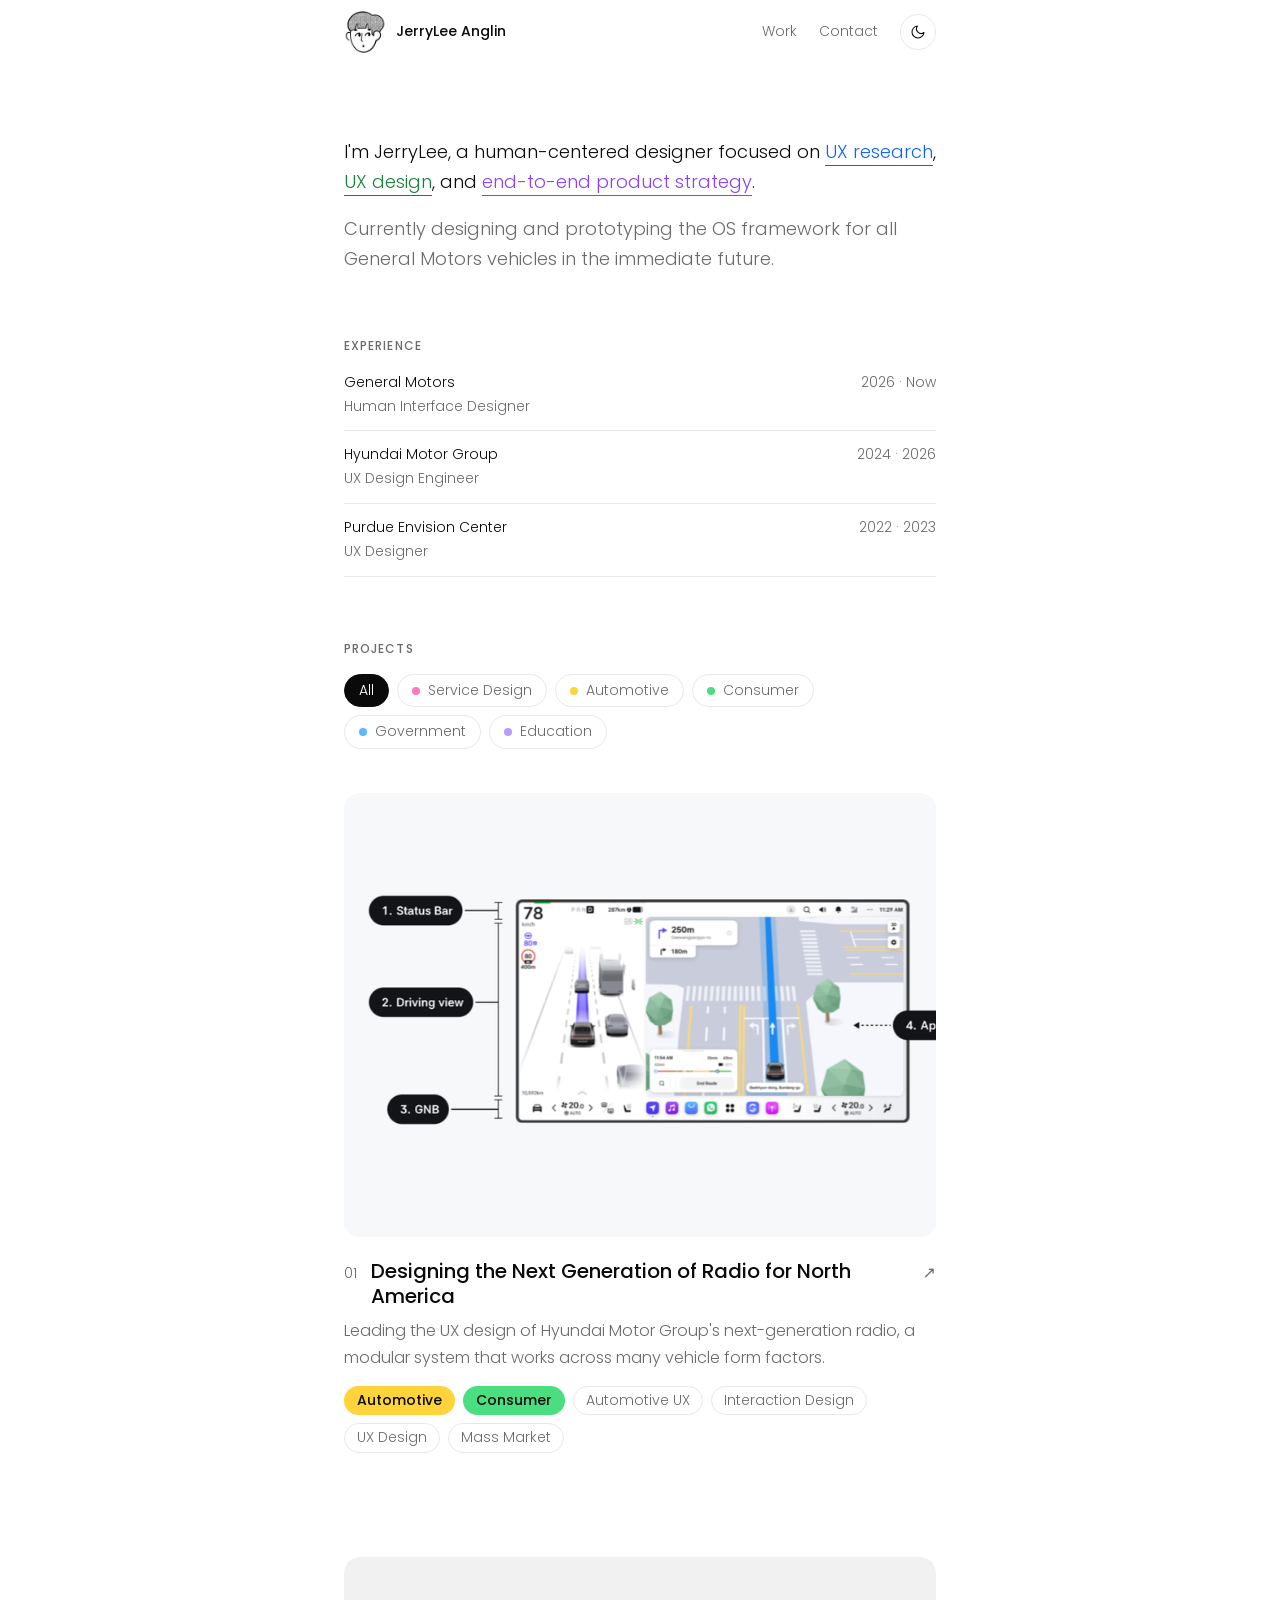
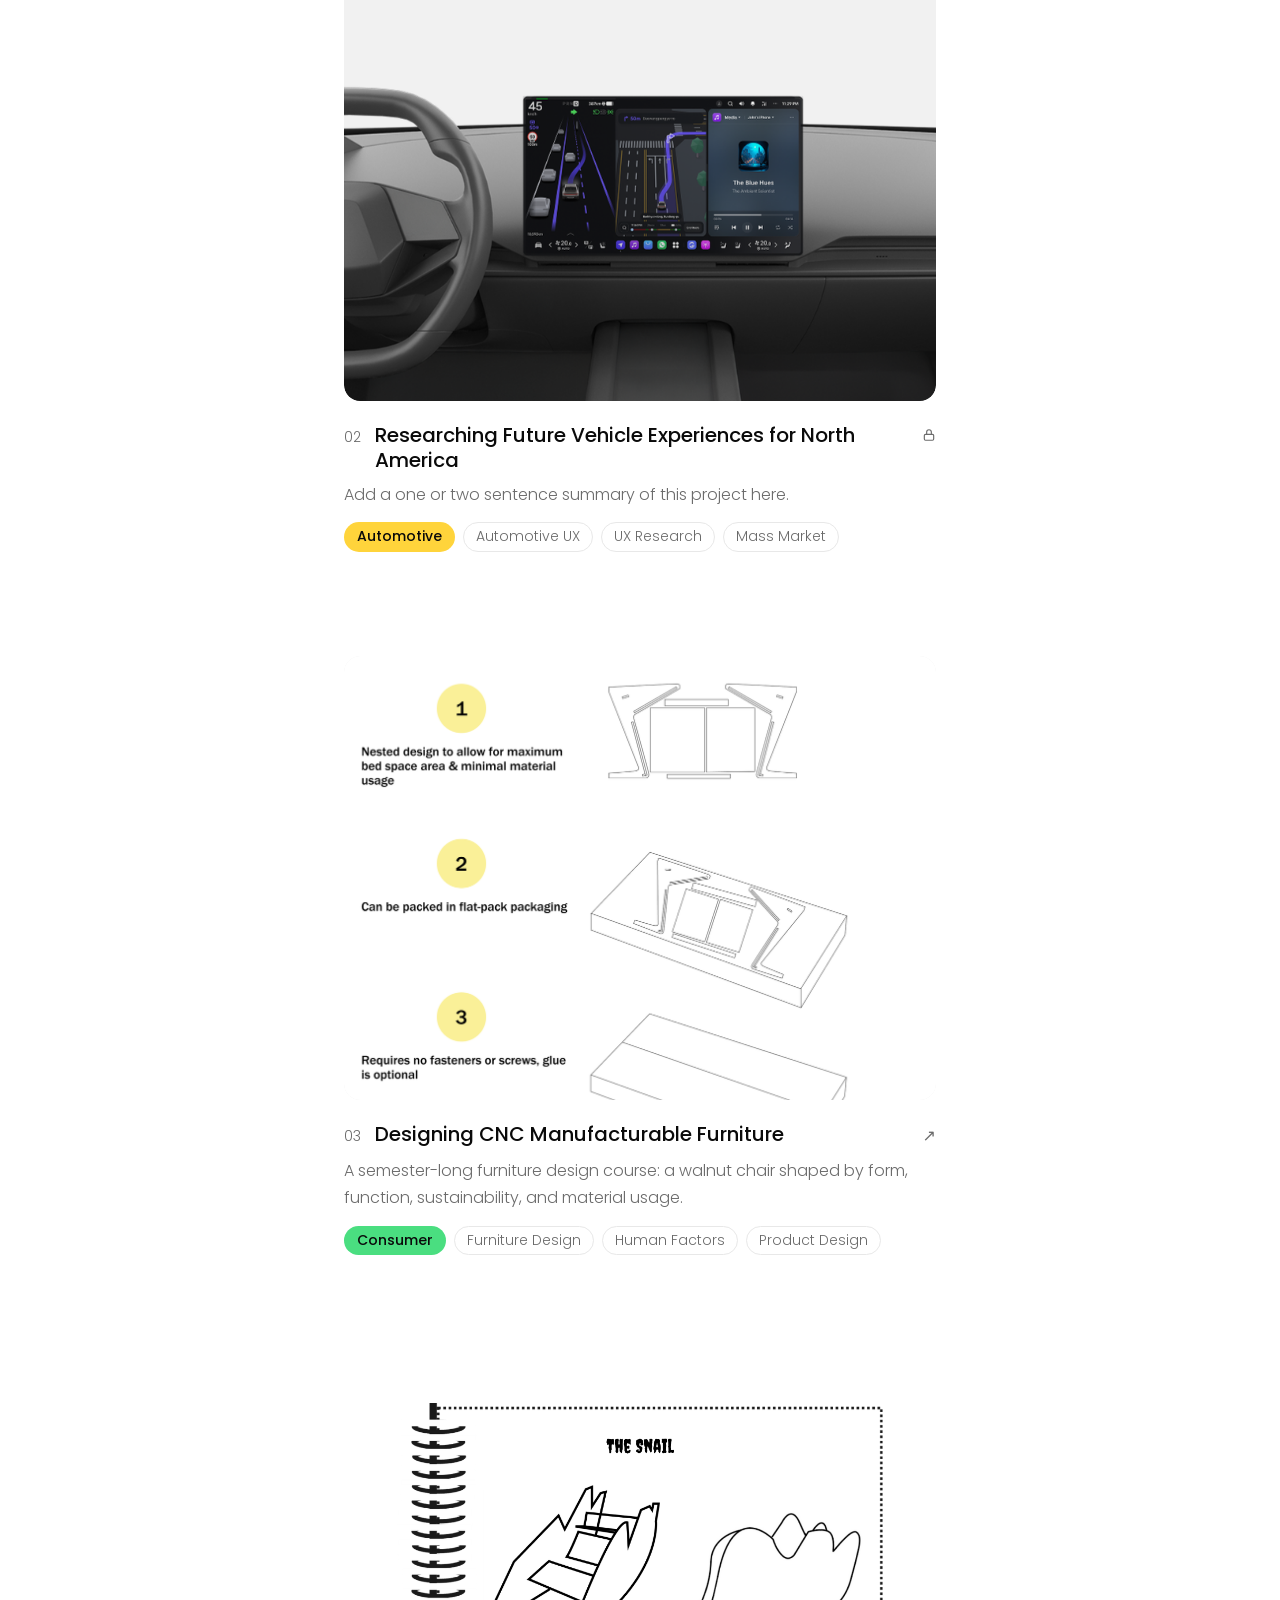
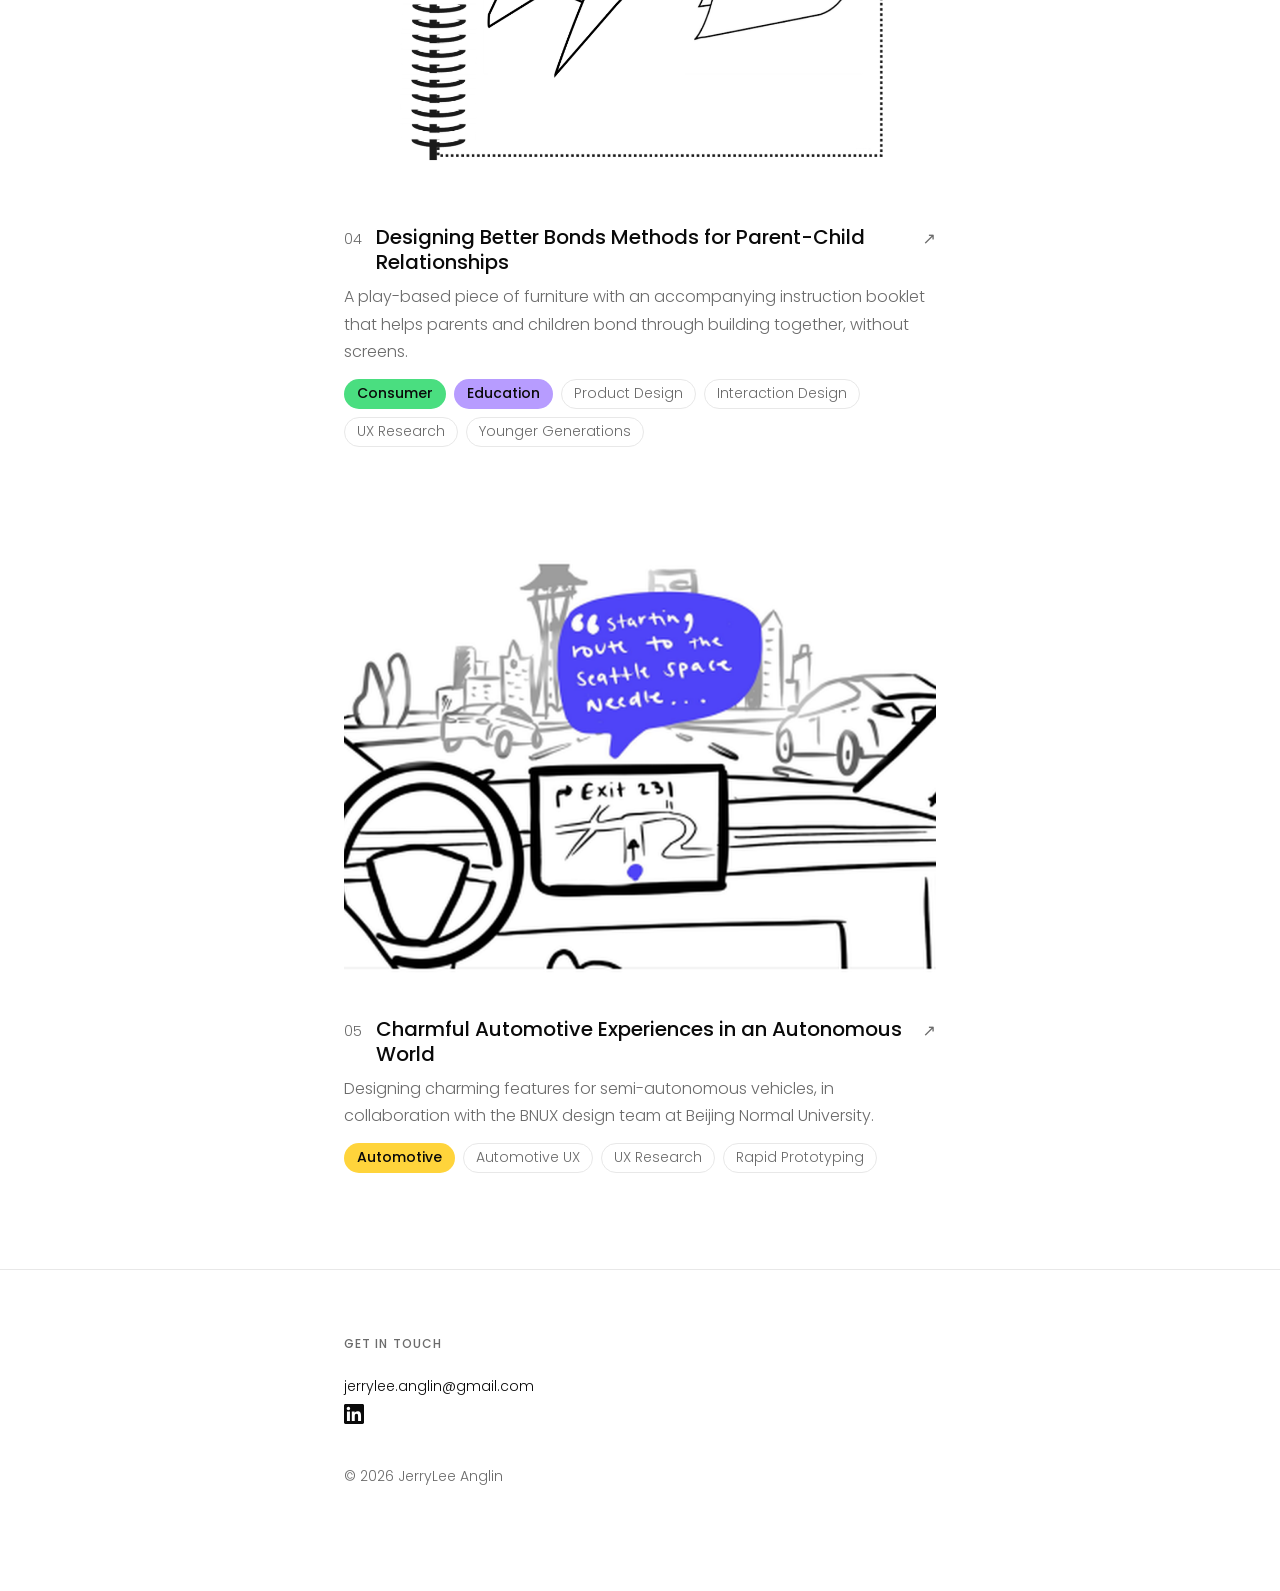
<file: index.html>
<!DOCTYPE html>
<html lang="en">
<head>
  <meta charset="UTF-8">
  <meta name="viewport" content="width=device-width, initial-scale=1">
  <title>JerryLee Anglin – UX Designer</title>
  <meta name="description" content="Human-centered designer focused on UX research, UX design, and end-to-end product strategy.">
  <script>(function(){var d=document.documentElement;d.classList.add("js");var t;try{t=localStorage.getItem("theme")}catch(e){}if(!t)t=matchMedia("(prefers-color-scheme: dark)").matches?"dark":"light";d.setAttribute("data-theme",t)})()</script>
  <link rel="icon" type="image/png" href="avatar.png">
  <link rel="stylesheet" href="site.css">
</head>
<body>

  <header class="site-header">
    <div class="col">
      <a class="brand" href="index.html"><img class="brand-avatar" src="avatar.png" alt="" width="42" height="42">JerryLee Anglin</a>
      <nav class="nav" aria-label="Main">
        <a href="index.html#work">Work</a>
        <a href="index.html#get-in-touch">Contact</a>
        <button class="theme-toggle" id="theme-toggle" type="button" aria-label="Switch to night mode">
          <svg class="moon" width="16" height="16" viewBox="0 0 24 24" fill="none" stroke="currentColor" stroke-width="1.6" stroke-linecap="round" stroke-linejoin="round" aria-hidden="true"><path d="M21 12.8A9 9 0 1 1 11.2 3a7 7 0 0 0 9.8 9.8z"/></svg>
          <svg class="sun" width="16" height="16" viewBox="0 0 24 24" fill="none" stroke="currentColor" stroke-width="1.6" stroke-linecap="round" stroke-linejoin="round" aria-hidden="true"><circle cx="12" cy="12" r="4"/><path d="M12 2v2M12 20v2M4.9 4.9l1.4 1.4M17.7 17.7l1.4 1.4M2 12h2M20 12h2M4.9 19.1l1.4-1.4M17.7 6.3l1.4-1.4"/></svg>
        </button>
      </nav>
    </div>
  </header>

  <main class="col">

    <section class="intro" id="about">
      <!-- Swap the initials for a photo: replace JA with <img src="portrait.jpg" alt="JerryLee Anglin"> -->
            <p class="bio fade" style="--d:.1s">I'm JerryLee, a human-centered designer focused on <span class="mark" style="--d:.7s">UX research</span>, <span class="mark mark-green" style="--d:.9s">UX design</span>, and <span class="mark mark-violet" style="--d:1.1s">end-to-end product strategy</span>.</p>
      <p class="bio muted fade" style="--d:.2s">Currently designing and prototyping the OS framework for all General Motors vehicles in the immediate future.</p>

      <h2 class="label fade" style="--d:.3s">Experience</h2>
      <!-- EDIT: replace with your real roles -->
      <ul class="rows fade" style="--d:.35s">
        <li><span>General Motors<br><span class="role">Human Interface Designer</span></span><span class="when">2026 &middot; Now</span></li>
        <li><span>Hyundai Motor Group<br><span class="role">UX Design Engineer</span></span><span class="when">2024 &middot; 2026</span></li>
        <li><span>Purdue Envision Center<br><span class="role">UX Designer</span></span><span class="when">2022 &middot; 2023</span></li>
      </ul>

    </section>

    <h2 class="label" id="work">Projects</h2>

    <!-- CATEGORY FILTERS. Each project's categories are set in its data-cats attribute
         (service-design, automotive, consumer, government, education). Edit data-cats to change them. -->
    <div class="filters" role="group" aria-label="Filter projects">
      <button type="button" data-filter="all" aria-pressed="true">All</button>
      <button type="button" data-filter="service-design" aria-pressed="false">Service Design</button>
      <button type="button" data-filter="automotive" aria-pressed="false">Automotive</button>
      <button type="button" data-filter="consumer" aria-pressed="false">Consumer</button>
      <button type="button" data-filter="government" aria-pressed="false">Government</button>
      <button type="button" data-filter="education" aria-pressed="false">Education</button>
    </div>

    <!-- HOW TO EDIT A PROJECT
         title / description / tags: change the text.
         link: a restricted project has data-restricted and shows a toast. To make it open a page, replace href="#work" data-restricted with href="page-name.html".
         image: upload a file with the name shown in src="..." to your repo. A missing image shows a grey placeholder.
         To add a project, copy one whole <article class="post reveal" data-cats="automotive"> ... </article> block. -->
    <div class="feed">

        <article class="post reveal" data-cats="automotive,consumer">
          <a class="post-link" href="radio.html">
            <figure class="media"><div class="media-inner"><img src="radio-cover.png" alt="Designing the Next Generation of Radio for North America" decoding="async" style="object-position:0% 50%"></div></figure>
            <div class="post-text">
              <div class="post-head"><span class="idx">01</span><h3 class="post-title">Designing the Next Generation of Radio for North America</h3><span class="arrow" aria-hidden="true">&#8599;</span></div>
              <p class="desc">Leading the UX design of Hyundai Motor Group's next-generation radio, a modular system that works across many vehicle form factors.</p>
              <ul class="tags"><li class="cat c-automotive">Automotive</li><li class="cat c-consumer">Consumer</li><li>Automotive UX</li><li>Interaction Design</li><li>UX Design</li><li>Mass Market</li></ul>
            </div>
          </a>
        </article>

        <article class="post reveal" data-cats="automotive">
          <a class="post-link" href="#work" data-restricted>
            <figure class="media"><div class="media-inner"><img src="future-vehicle.png" alt="Researching Future Vehicle Experiences for North America" decoding="async"></div></figure>
            <div class="post-text">
              <div class="post-head"><span class="idx">02</span><h3 class="post-title">Researching Future Vehicle Experiences for North America</h3><span class="arrow lock" aria-hidden="true"><svg width="14" height="14" viewBox="0 0 24 24" fill="none" stroke="currentColor" stroke-width="2" stroke-linecap="round" stroke-linejoin="round"><rect x="4" y="11" width="16" height="10" rx="2"/><path d="M8 11V7a4 4 0 0 1 8 0v4"/></svg></span></div>
              <p class="desc">Add a one or two sentence summary of this project here.</p>
              <ul class="tags"><li class="cat c-automotive">Automotive</li><li>Automotive UX</li><li>UX Research</li><li>Mass Market</li></ul>
            </div>
          </a>
        </article>

        <article class="post reveal" data-cats="consumer">
          <a class="post-link" href="cnc-furniture.html">
            <figure class="media"><div class="media-inner"><img src="cnc-nested-layout.png" alt="Designing CNC Manufacturable Furniture" decoding="async" style="object-position:50% 0%"></div></figure>
            <div class="post-text">
              <div class="post-head"><span class="idx">03</span><h3 class="post-title">Designing CNC Manufacturable Furniture</h3><span class="arrow" aria-hidden="true">&#8599;</span></div>
              <p class="desc">A semester-long furniture design course: a walnut chair shaped by form, function, sustainability, and material usage.</p>
              <ul class="tags"><li class="cat c-consumer">Consumer</li><li>Furniture Design</li><li>Human Factors</li><li>Product Design</li></ul>
            </div>
          </a>
        </article>

        <article class="post reveal" data-cats="consumer,education">
          <a class="post-link" href="better-bonds.html">
            <figure class="media"><div class="media-inner"><img src="better-bonds-cover.png" alt="Designing Better Bonds Methods for Parent-Child Relationships" decoding="async"></div></figure>
            <div class="post-text">
              <div class="post-head"><span class="idx">04</span><h3 class="post-title">Designing Better Bonds Methods for Parent-Child Relationships</h3><span class="arrow" aria-hidden="true">&#8599;</span></div>
              <p class="desc">A play-based piece of furniture with an accompanying instruction booklet that helps parents and children bond through building together, without screens.</p>
              <ul class="tags"><li class="cat c-consumer">Consumer</li><li class="cat c-education">Education</li><li>Product Design</li><li>Interaction Design</li><li>UX Research</li><li>Younger Generations</li></ul>
            </div>
          </a>
        </article>

        <article class="post reveal" data-cats="automotive">
          <a class="post-link" href="charmful.html">
            <figure class="media"><div class="media-inner"><img src="charmful-cover.png" alt="Charmful Automotive Experiences in an Autonomous World" decoding="async" style="object-position:50% 50%"></div></figure>
            <div class="post-text">
              <div class="post-head"><span class="idx">05</span><h3 class="post-title">Charmful Automotive Experiences in an Autonomous World</h3><span class="arrow" aria-hidden="true">&#8599;</span></div>
              <p class="desc">Designing charming features for semi-autonomous vehicles, in collaboration with the BNUX design team at Beijing Normal University.</p>
              <ul class="tags"><li class="cat c-automotive">Automotive</li><li>Automotive UX</li><li>UX Research</li><li>Rapid Prototyping</li></ul>
            </div>
          </a>
        </article>

    </div>
    <p class="empty" hidden>No projects in this category yet.</p>
  </main>

  <footer class="site-footer">
    <div class="col">
      <p class="label" id="get-in-touch" style="margin-top:40px">Get in touch</p>
      <ul class="links"><li><a href="mailto:jerrylee.anglin@gmail.com">jerrylee.anglin@gmail.com</a></li><li><a class="icon-link" href="https://www.linkedin.com/in/jerrylee-anglin-659386205/" target="_blank" rel="noopener" aria-label="LinkedIn profile"><svg width="20" height="20" viewBox="0 0 24 24" fill="currentColor" aria-hidden="true"><path d="M20.447 20.452h-3.554v-5.569c0-1.328-.027-3.037-1.852-3.037-1.853 0-2.136 1.445-2.136 2.939v5.667H9.351V9h3.414v1.561h.046c.477-.9 1.637-1.85 3.37-1.85 3.601 0 4.267 2.37 4.267 5.455v6.286zM5.337 7.433c-1.144 0-2.063-.926-2.063-2.065 0-1.138.92-2.063 2.063-2.063 1.14 0 2.064.925 2.064 2.063 0 1.139-.925 2.065-2.064 2.065zm1.782 13.019H3.555V9h3.564v11.452zM22.225 0H1.771C.792 0 0 .774 0 1.729v20.542C0 23.227.792 24 1.771 24h20.451C23.2 24 24 23.227 24 22.271V1.729C24 .774 23.2 0 22.222 0h.003z"/></svg></a></li></ul>
      <p class="copy">&copy; 2026 JerryLee Anglin</p>
    </div>
  </footer>

  <script src="site.js"></script>
</body>
</html>
</file>
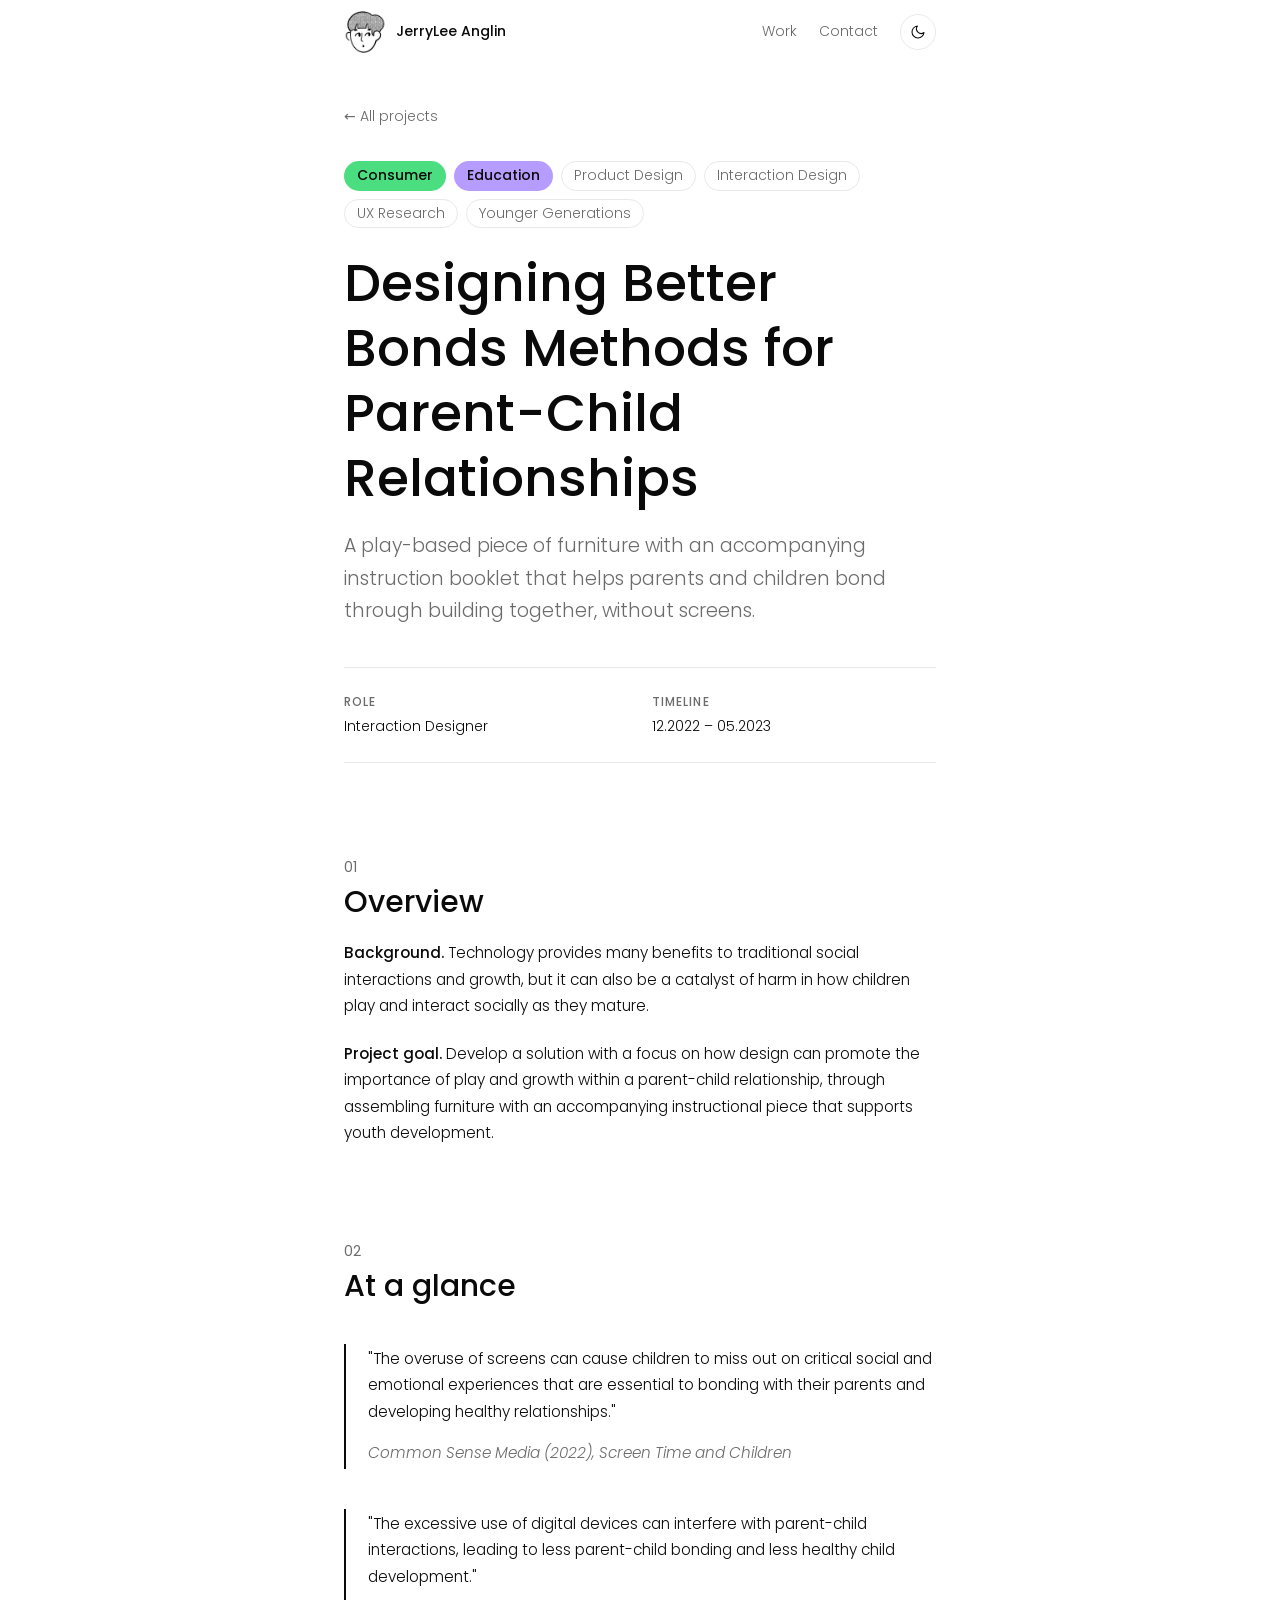
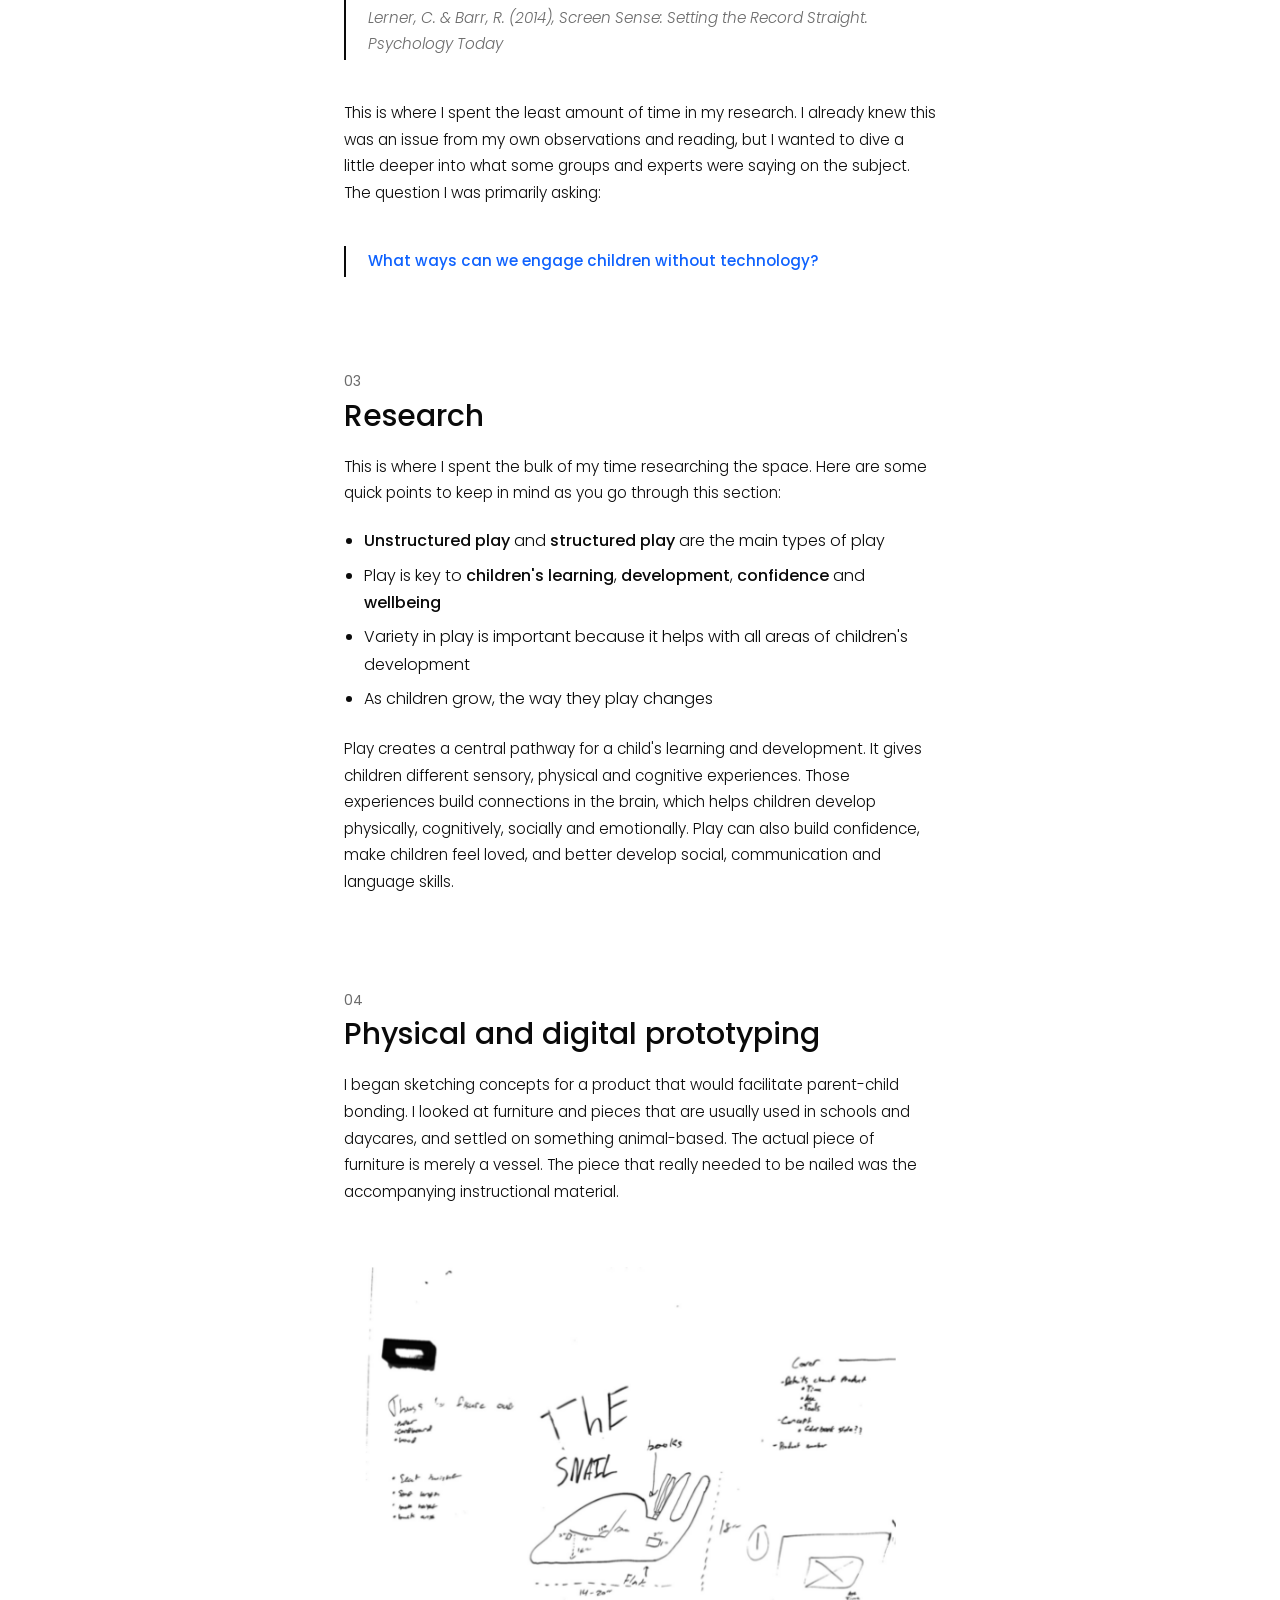
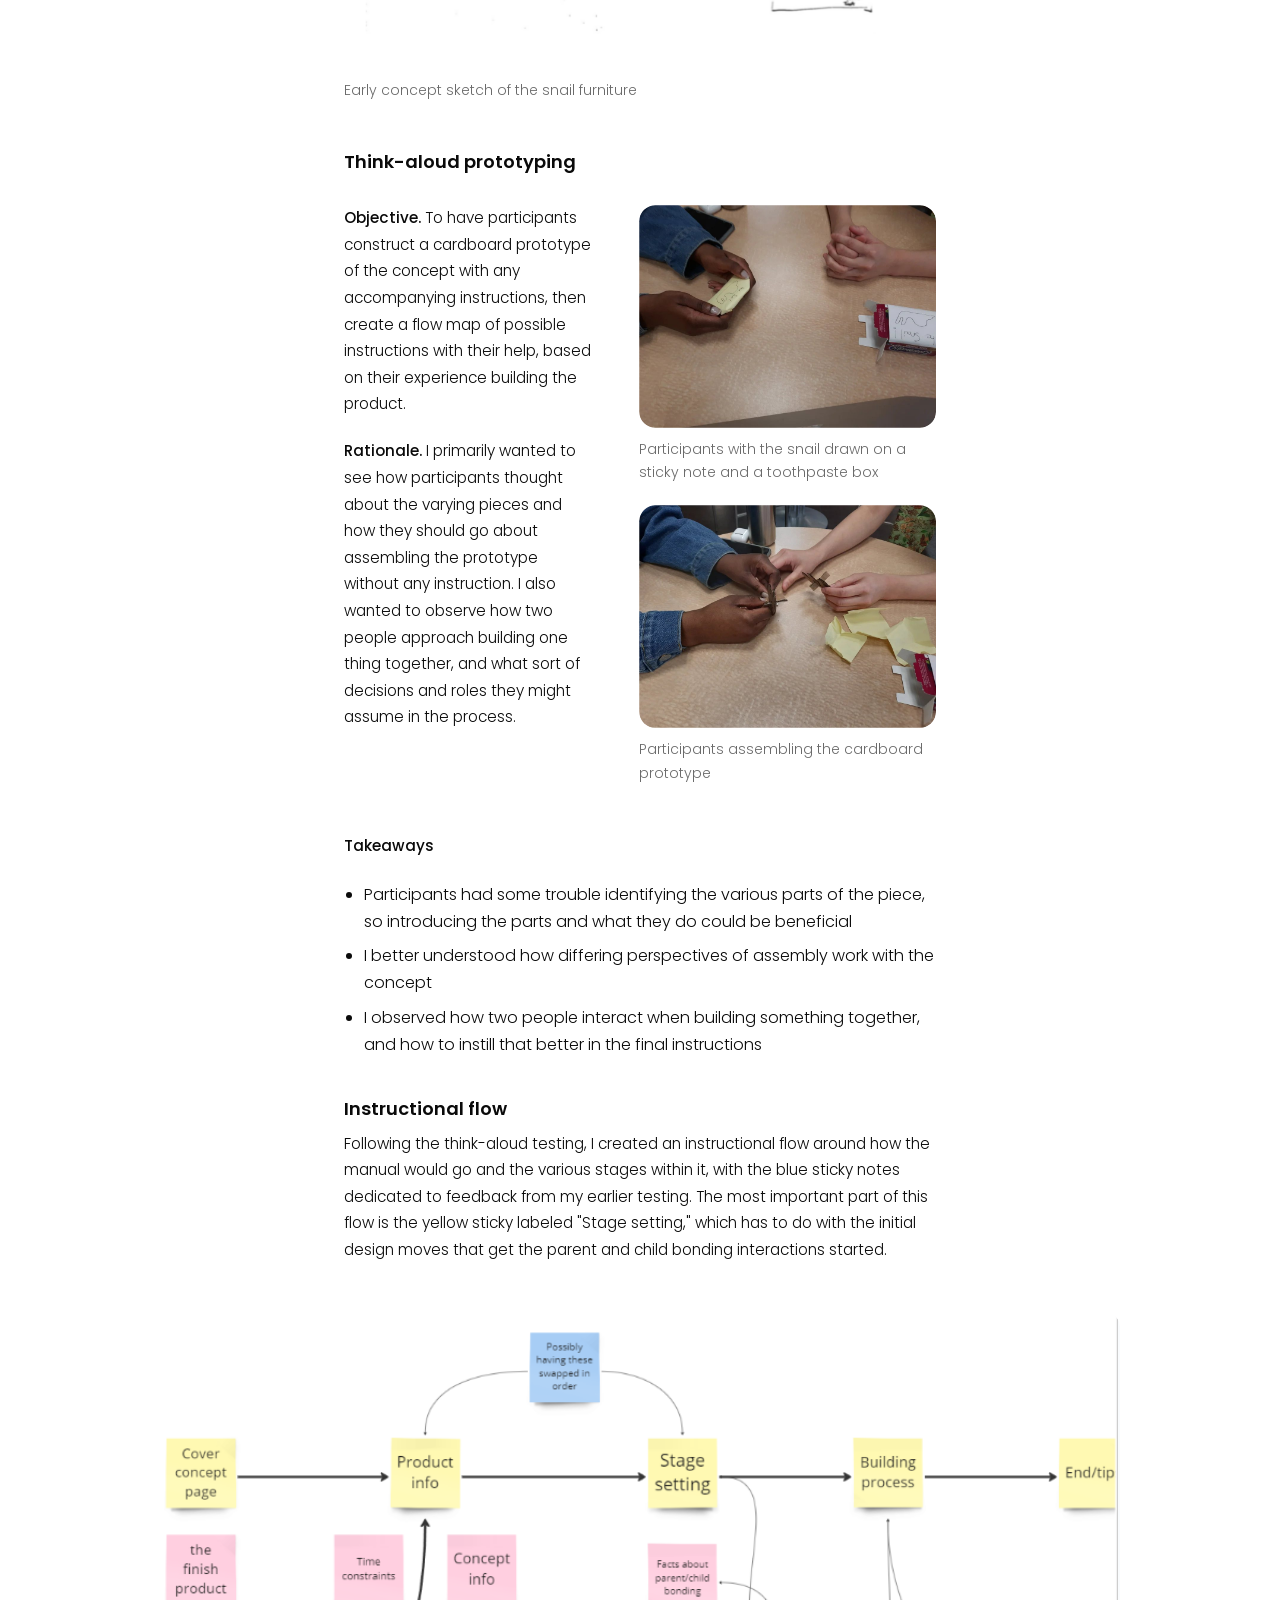
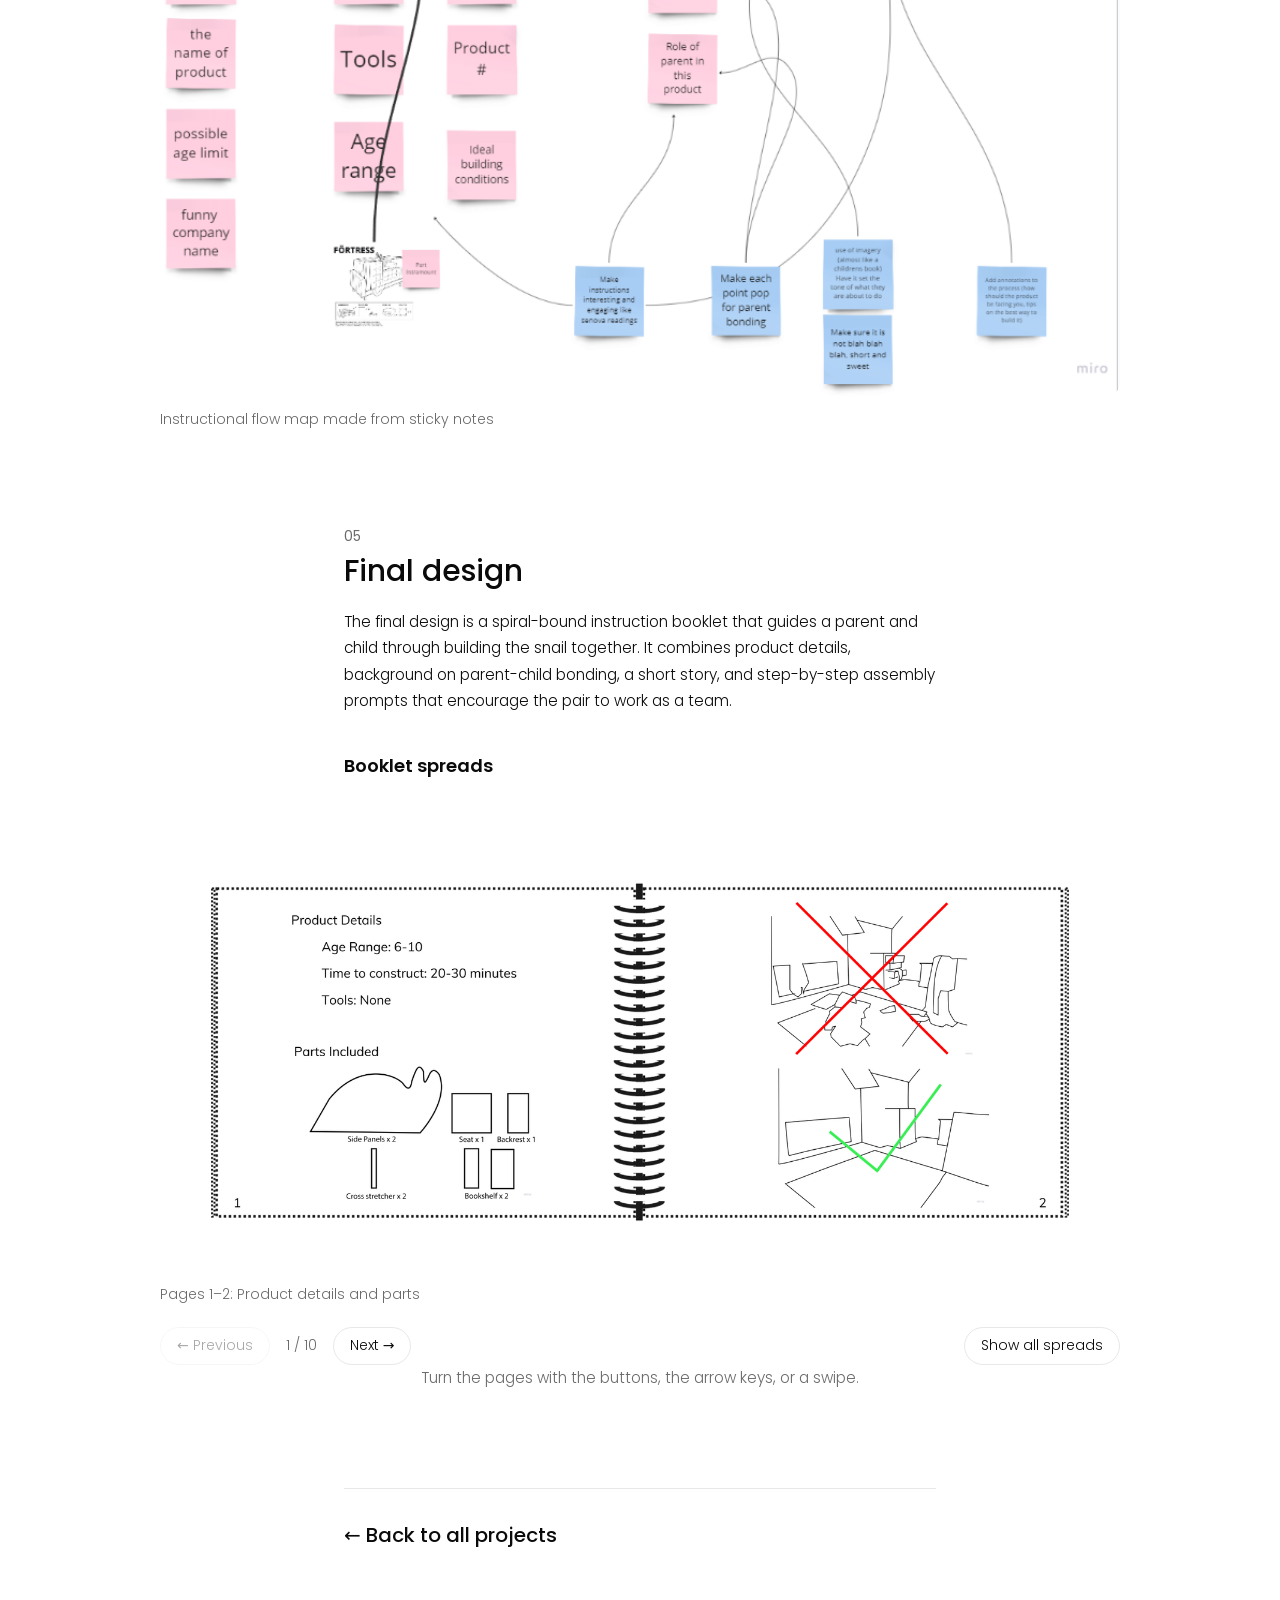
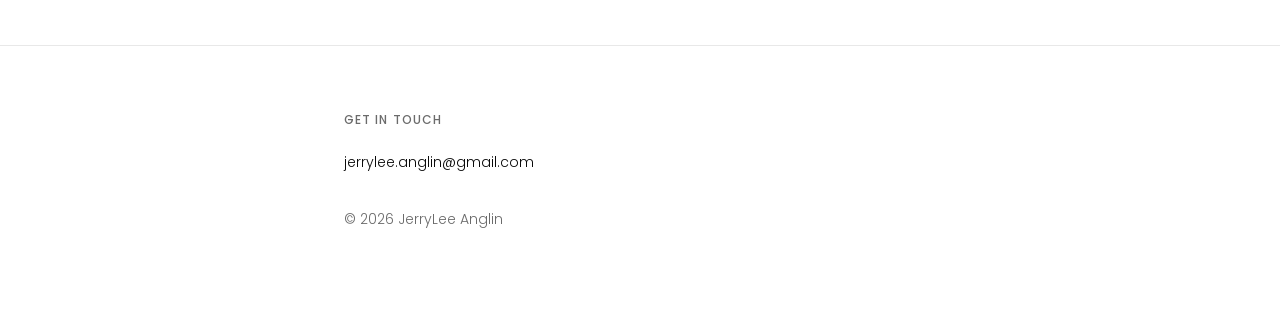
<file: better-bonds.html>
<!DOCTYPE html>
<html lang="en">
<head>
  <meta charset="UTF-8">
  <meta name="viewport" content="width=device-width, initial-scale=1">
  <title>Designing Better Bonds Methods for Parent-Child Relationships – JerryLee Anglin</title>
  <meta name="description" content="A play-based piece of furniture with an accompanying instruction booklet that helps parents and children bond through building together, without screens.">
  <script>(function(){var d=document.documentElement;d.classList.add("js");var t;try{t=localStorage.getItem("theme")}catch(e){}if(!t)t=matchMedia("(prefers-color-scheme: dark)").matches?"dark":"light";d.setAttribute("data-theme",t)})()</script>
  <link rel="icon" type="image/png" href="avatar.png">
  <link rel="stylesheet" href="site.css">
</head>
<body>

  <header class="site-header">
    <div class="col">
      <a class="brand" href="index.html"><img class="brand-avatar" src="avatar.png" alt="" width="42" height="42">JerryLee Anglin</a>
      <nav class="nav" aria-label="Main">
        <a href="index.html#work">Work</a>
        <a href="index.html#get-in-touch">Contact</a>
        <button class="theme-toggle" id="theme-toggle" type="button" aria-label="Switch to night mode">
          <svg class="moon" width="16" height="16" viewBox="0 0 24 24" fill="none" stroke="currentColor" stroke-width="1.6" stroke-linecap="round" stroke-linejoin="round" aria-hidden="true"><path d="M21 12.8A9 9 0 1 1 11.2 3a7 7 0 0 0 9.8 9.8z"/></svg>
          <svg class="sun" width="16" height="16" viewBox="0 0 24 24" fill="none" stroke="currentColor" stroke-width="1.6" stroke-linecap="round" stroke-linejoin="round" aria-hidden="true"><circle cx="12" cy="12" r="4"/><path d="M12 2v2M12 20v2M4.9 4.9l1.4 1.4M17.7 17.7l1.4 1.4M2 12h2M20 12h2M4.9 19.1l1.4-1.4M17.7 6.3l1.4-1.4"/></svg>
        </button>
      </nav>
    </div>
  </header>

  <main class="col">
<header class="cs-head"><a class="back" href="index.html#work">&larr; All projects</a><ul class="tags"><li class="cat c-consumer">Consumer</li><li class="cat c-education">Education</li><li>Product Design</li><li>Interaction Design</li><li>UX Research</li><li>Younger Generations</li></ul><h1 class="cs-title">Designing Better Bonds Methods for Parent-Child Relationships</h1><p class="cs-lead">A play-based piece of furniture with an accompanying instruction booklet that helps parents and children bond through building together, without screens.</p><dl class="facts"><div><dt>Role</dt><dd>Interaction Designer</dd></div><div><dt>Timeline</dt><dd>12.2022 – 05.2023</dd></div></dl></header><div class="prose compact"><h2>Overview</h2>
<p><strong>Background.</strong> Technology provides many benefits to traditional social interactions and growth, but it can also be a catalyst of harm in how children play and interact socially as they mature.</p>
<p><strong>Project goal.</strong> Develop a solution with a focus on how design can promote the importance of play and growth within a parent-child relationship, through assembling furniture with an accompanying instructional piece that supports youth development.</p>
<h2>At a glance</h2>
<blockquote class="feature"><p>&quot;The overuse of screens can cause children to miss out on critical social and emotional experiences that are essential to bonding with their parents and developing healthy relationships.&quot;</p><p class="source"><em>Common Sense Media (2022), Screen Time and Children</em></p></blockquote>
<blockquote class="feature"><p>&quot;The excessive use of digital devices can interfere with parent-child interactions, leading to less parent-child bonding and less healthy child development.&quot;</p><p class="source"><em>Lerner, C. &amp; Barr, R. (2014), Screen Sense: Setting the Record Straight. Psychology Today</em></p></blockquote>
<p>This is where I spent the least amount of time in my research. I already knew this was an issue from my own observations and reading, but I wanted to dive a little deeper into what some groups and experts were saying on the subject. The question I was primarily asking:</p>
<blockquote class="feature"><p><strong>What ways can we engage children without technology?</strong></p></blockquote>
<h2>Research</h2>
<p>This is where I spent the bulk of my time researching the space. Here are some quick points to keep in mind as you go through this section:</p>
<ul><li><strong>Unstructured play</strong> and <strong>structured play</strong> are the main types of play</li><li>Play is key to <strong>children's learning</strong>, <strong>development</strong>, <strong>confidence</strong> and <strong>wellbeing</strong></li><li>Variety in play is important because it helps with all areas of children's development</li><li>As children grow, the way they play changes</li></ul>
<p>Play creates a central pathway for a child's learning and development. It gives children different sensory, physical and cognitive experiences. Those experiences build connections in the brain, which helps children develop physically, cognitively, socially and emotionally. Play can also build confidence, make children feel loved, and better develop social, communication and language skills.</p>
<h2>Physical and digital prototyping</h2>
<p>I began sketching concepts for a product that would facilitate parent-child bonding. I looked at furniture and pieces that are usually used in schools and daycares, and settled on something animal-based. The actual piece of furniture is merely a vessel. The piece that really needed to be nailed was the accompanying instructional material.</p>
<figure class="fig reveal "><div class="media"><div class="media-inner"><img src="better-bonds-snail-sketch.png" alt="Early concept sketch of the snail furniture"></div></div><figcaption>Early concept sketch of the snail furniture</figcaption></figure>
<h3>Think-aloud prototyping</h3>
<div class="split" style="align-items:start;margin-left:0;margin-right:0"><div class="split-text"><p><strong>Objective.</strong> To have participants construct a cardboard prototype of the concept with any accompanying instructions, then create a flow map of possible instructions with their help, based on their experience building the product.</p>
<p><strong>Rationale.</strong> I primarily wanted to see how participants thought about the varying pieces and how they should go about assembling the prototype without any instruction. I also wanted to observe how two people approach building one thing together, and what sort of decisions and roles they might assume in the process.</p></div><div class="split-media"><figure class="fig reveal "><div class="media"><div class="media-inner"><img src="better-bonds-think-aloud-1.jpg" alt="Participants with the snail drawn on a sticky note and a toothpaste box"></div></div><figcaption>Participants with the snail drawn on a sticky note and a toothpaste box</figcaption></figure><figure class="fig reveal "><div class="media"><div class="media-inner"><img src="better-bonds-think-aloud-2.jpg" alt="Participants assembling the cardboard prototype"></div></div><figcaption>Participants assembling the cardboard prototype</figcaption></figure></div></div>
<p><strong>Takeaways</strong></p>
<ul><li>Participants had some trouble identifying the various parts of the piece, so introducing the parts and what they do could be beneficial</li><li>I better understood how differing perspectives of assembly work with the concept</li><li>I observed how two people interact when building something together, and how to instill that better in the final instructions</li></ul>
<h3>Instructional flow</h3>
<p>Following the think-aloud testing, I created an instructional flow around how the manual would go and the various stages within it, with the blue sticky notes dedicated to feedback from my earlier testing. The most important part of this flow is the yellow sticky labeled &quot;Stage setting,&quot; which has to do with the initial design moves that get the parent and child bonding interactions started.</p>
<figure class="fig reveal  wide"><div class="media"><div class="media-inner"><img src="better-bonds-flow.png" alt="Instructional flow map made from sticky notes"></div></div><figcaption>Instructional flow map made from sticky notes</figcaption></figure>
<h2>Final design</h2>
<p>The final design is a spiral-bound instruction booklet that guides a parent and child through building the snail together. It combines product details, background on parent-child bonding, a short story, and step-by-step assembly prompts that encourage the pair to work as a team.</p>
<h3>Booklet spreads</h3>
<div class="book" data-book><div class="book-stage" tabindex="0" role="group" aria-roledescription="booklet" aria-label="Booklet spreads. Use the arrow keys or swipe to turn pages."><figure class="spread"><div class="media"><div class="media-inner"><img src="better-bonds-spread-01.png" alt="Booklet pages 1–2: product details and parts"></div></div><figcaption>Pages 1–2: Product details and parts</figcaption></figure><figure class="spread"><div class="media"><div class="media-inner"><img src="better-bonds-spread-02.png" alt="Booklet pages 3–4: product intention and background on bonding"></div></div><figcaption>Pages 3–4: Product intention and background on bonding</figcaption></figure><figure class="spread"><div class="media"><div class="media-inner"><img src="better-bonds-spread-03.png" alt="Booklet pages 5–6: the story begins"></div></div><figcaption>Pages 5–6: The story begins</figcaption></figure><figure class="spread"><div class="media"><div class="media-inner"><img src="better-bonds-spread-04.png" alt="Booklet pages 7–8: the traveler finds a seat"></div></div><figcaption>Pages 7–8: The traveler finds a seat</figcaption></figure><figure class="spread"><div class="media"><div class="media-inner"><img src="better-bonds-spread-05.png" alt="Booklet pages 9–10: finding and identifying the parts together"></div></div><figcaption>Pages 9–10: Finding and identifying the parts together</figcaption></figure><figure class="spread"><div class="media"><div class="media-inner"><img src="better-bonds-spread-06.png" alt="Booklet pages 11–12: inserting pieces into the side panel"></div></div><figcaption>Pages 11–12: Inserting pieces into the side panel</figcaption></figure><figure class="spread"><div class="media"><div class="media-inner"><img src="better-bonds-spread-07.png" alt="Booklet pages 13–14: working together and encouraging the child"></div></div><figcaption>Pages 13–14: Working together and encouraging the child</figcaption></figure><figure class="spread"><div class="media"><div class="media-inner"><img src="better-bonds-spread-08.png" alt="Booklet pages 15–16: joining the side panels"></div></div><figcaption>Pages 15–16: Joining the side panels</figcaption></figure><figure class="spread"><div class="media"><div class="media-inner"><img src="better-bonds-spread-09.png" alt="Booklet pages 17–18: gathering favorite books"></div></div><figcaption>Pages 17–18: Gathering favorite books</figcaption></figure><figure class="spread"><div class="media"><div class="media-inner"><img src="better-bonds-spread-10.png" alt="Booklet page 19: closing note"></div></div><figcaption>Page 19: Closing note</figcaption></figure></div><div class="book-nav"><div class="book-pager"><button type="button" data-prev>&larr; Previous</button><span data-count aria-live="polite">1 / 10</span><button type="button" data-next>Next &rarr;</button></div><button type="button" class="book-expand" data-expand aria-pressed="false">Show all spreads</button></div><p class="book-hint">Turn the pages with the buttons, the arrow keys, or a swipe.</p></div></div><div class="cs-end"><a class="next-link" href="index.html#work">&larr; Back to all projects</a></div>
  </main>

  <footer class="site-footer">
    <div class="col">
      <p class="label" style="margin-top:40px">Get in touch</p>
      <ul class="links"><li><a href="mailto:jerrylee.anglin@gmail.com">jerrylee.anglin@gmail.com</a></li></ul>
      <p class="copy">&copy; 2026 JerryLee Anglin</p>
    </div>
  </footer>

  <script src="site.js"></script>
</body>
</html>
</file>
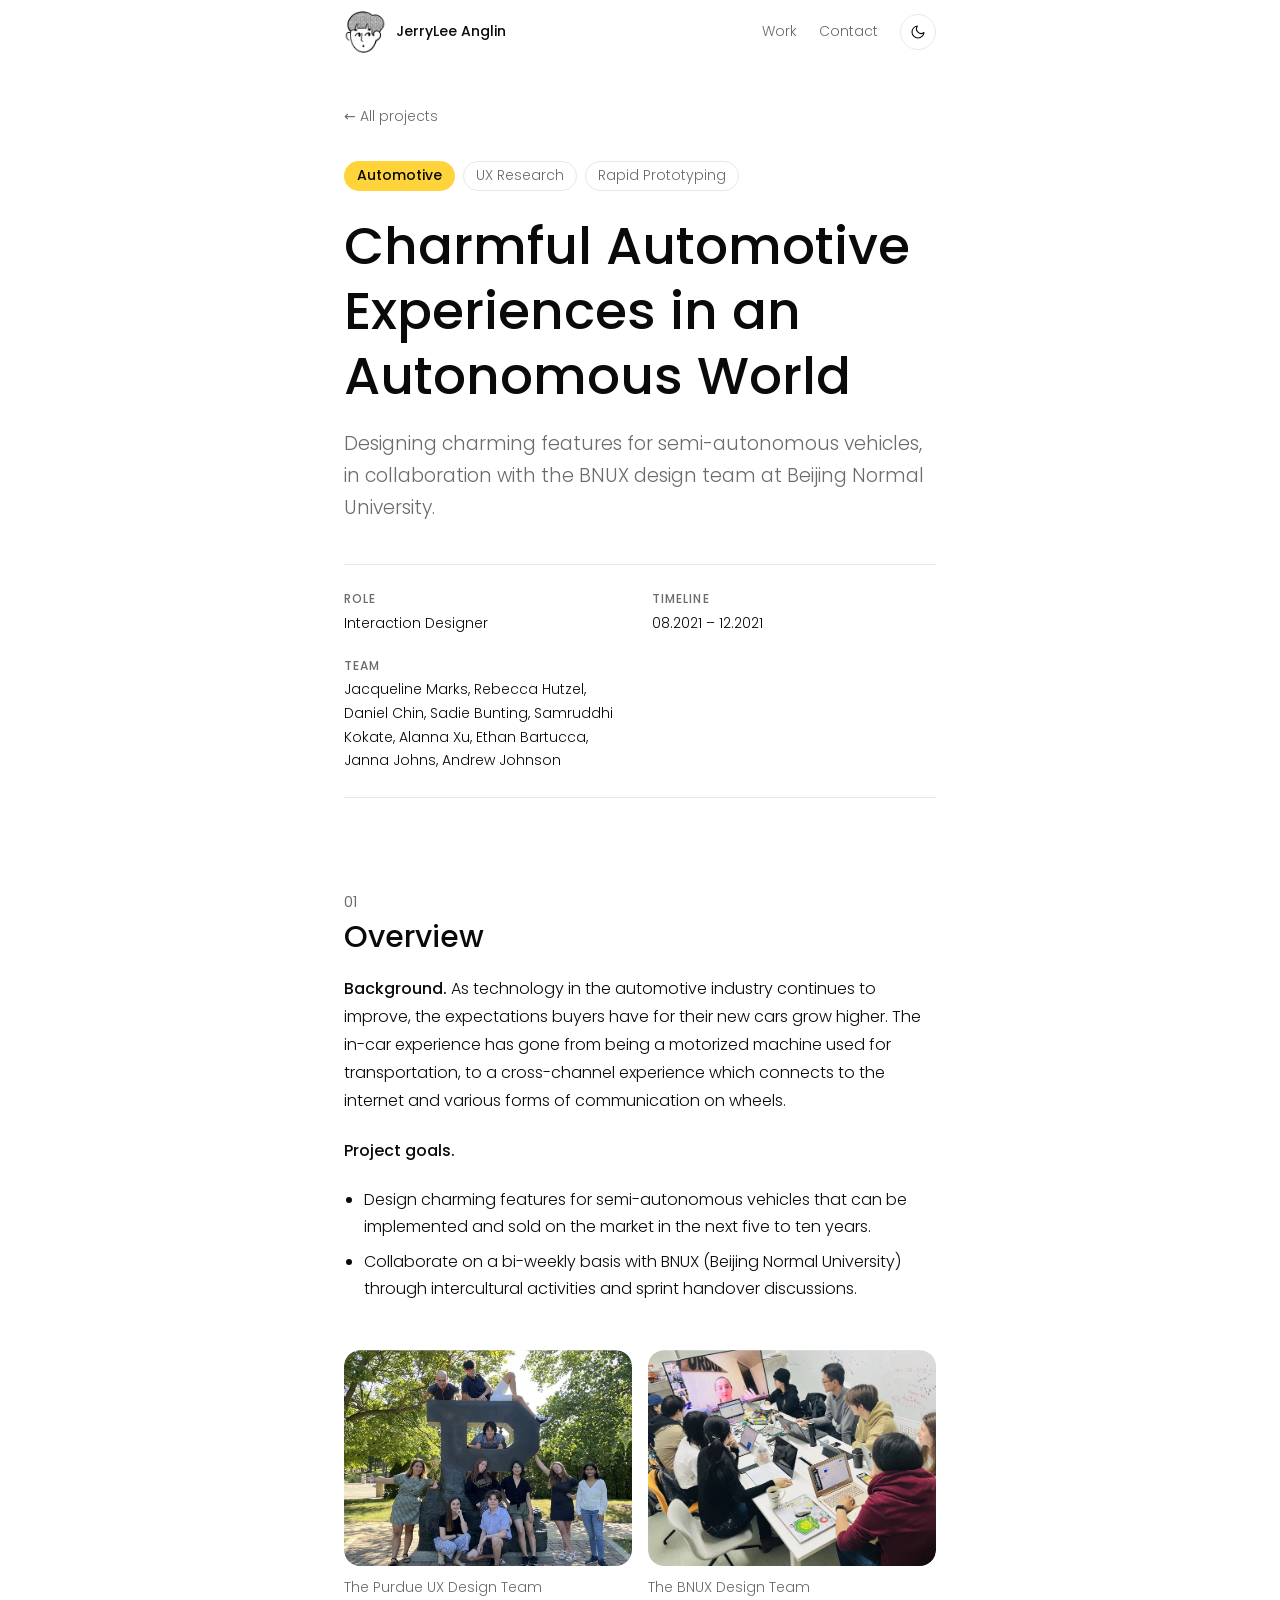
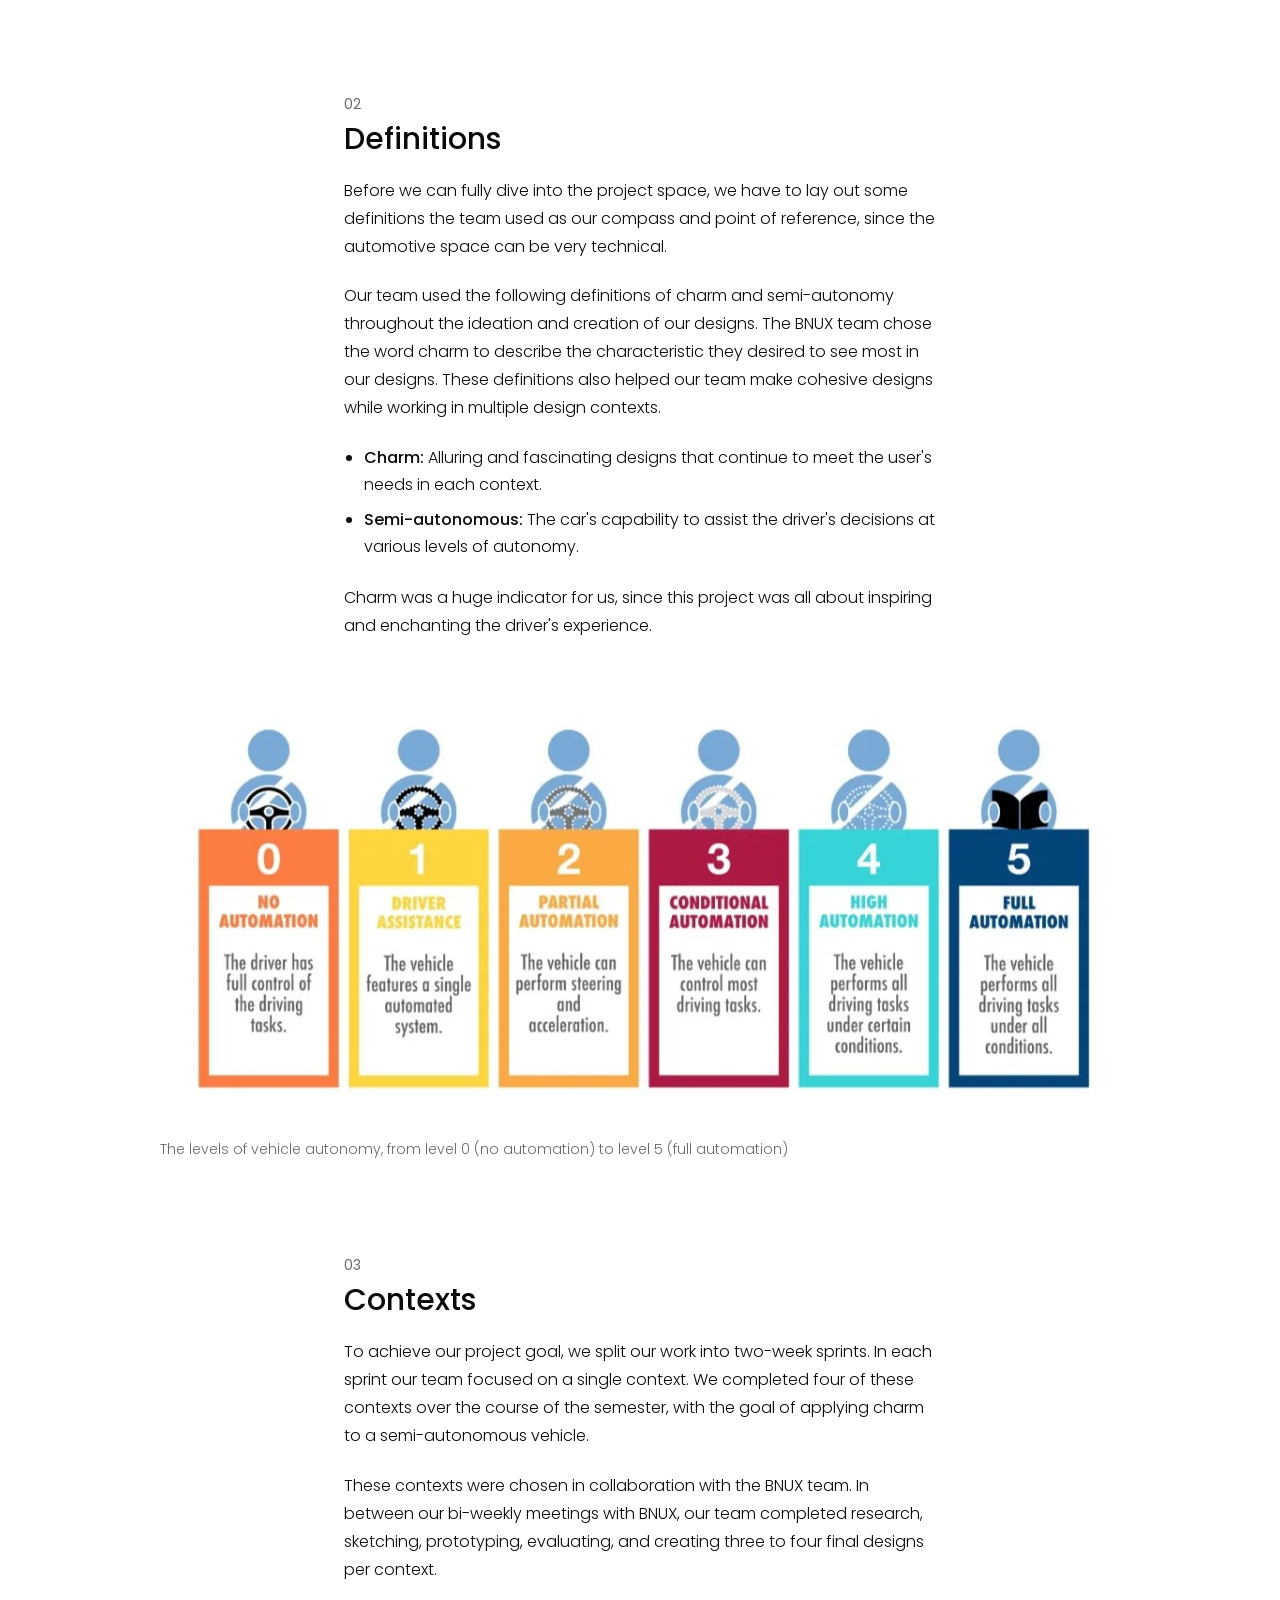
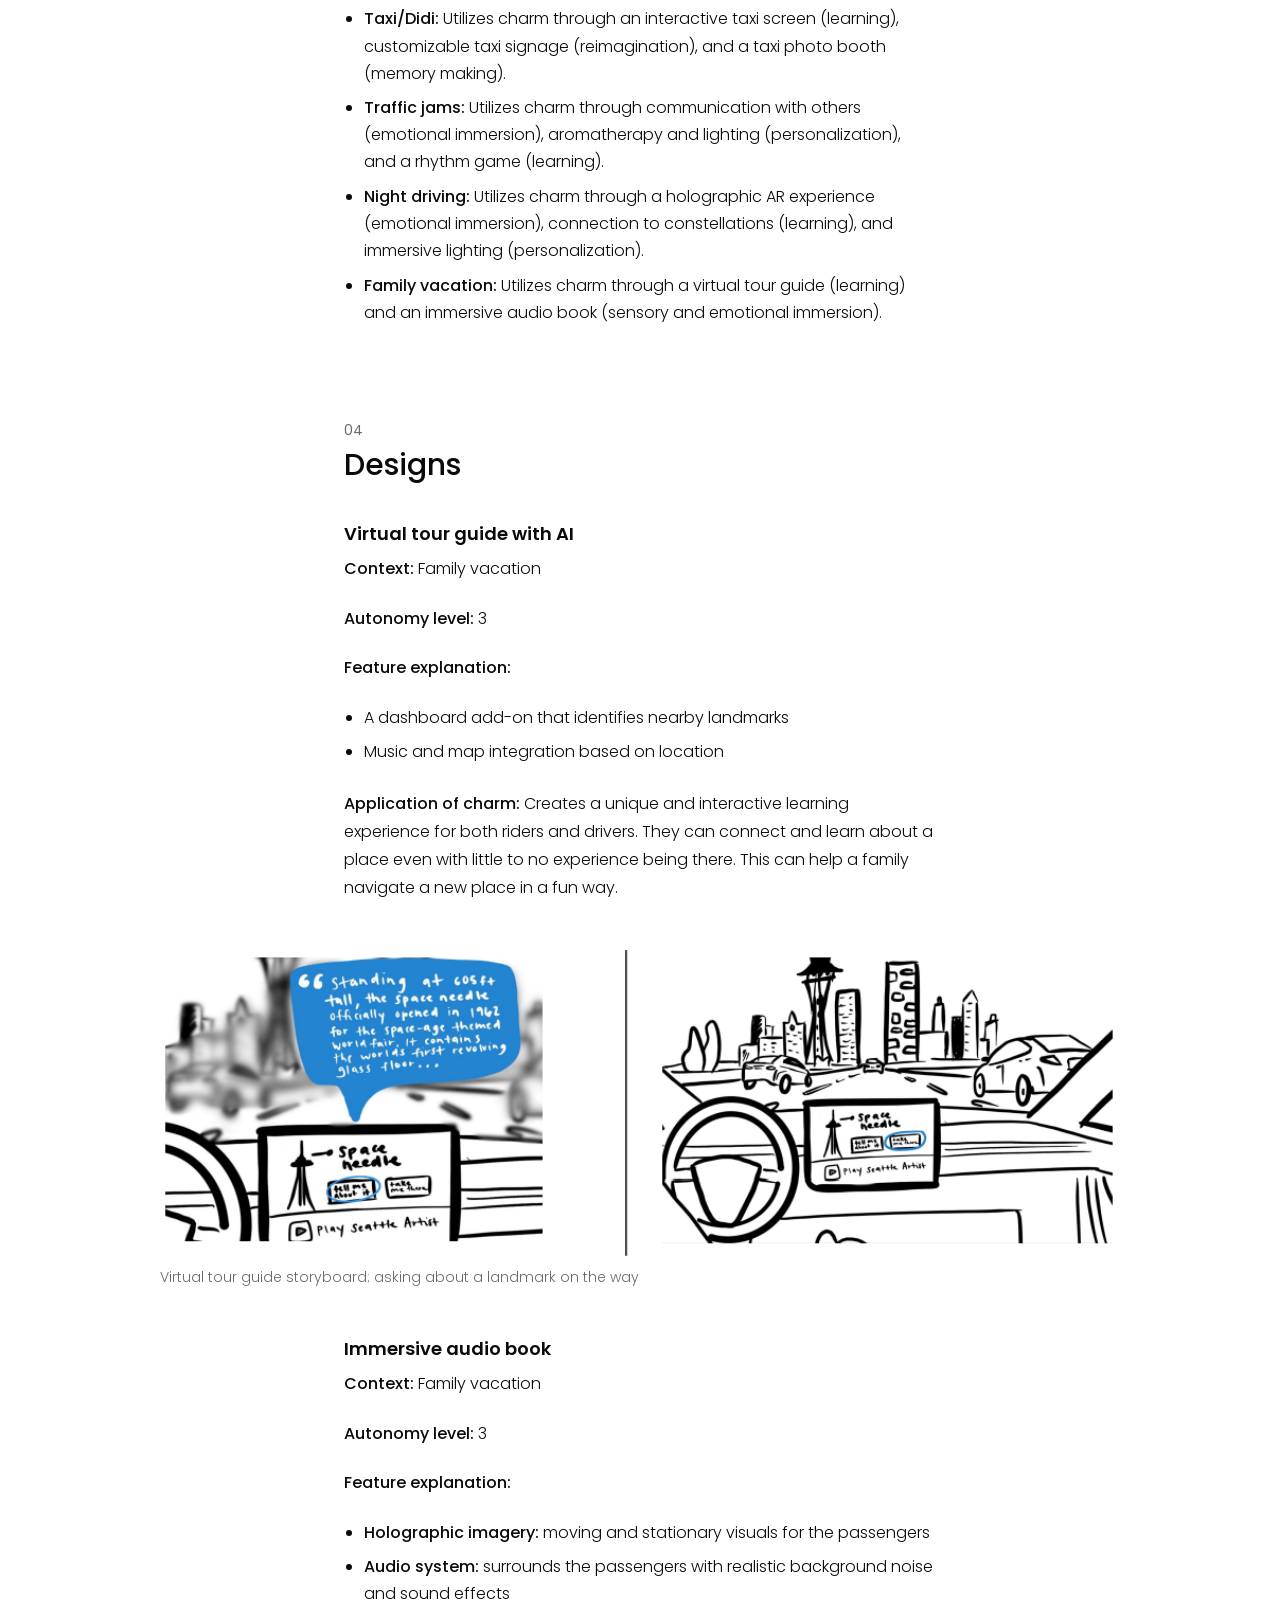
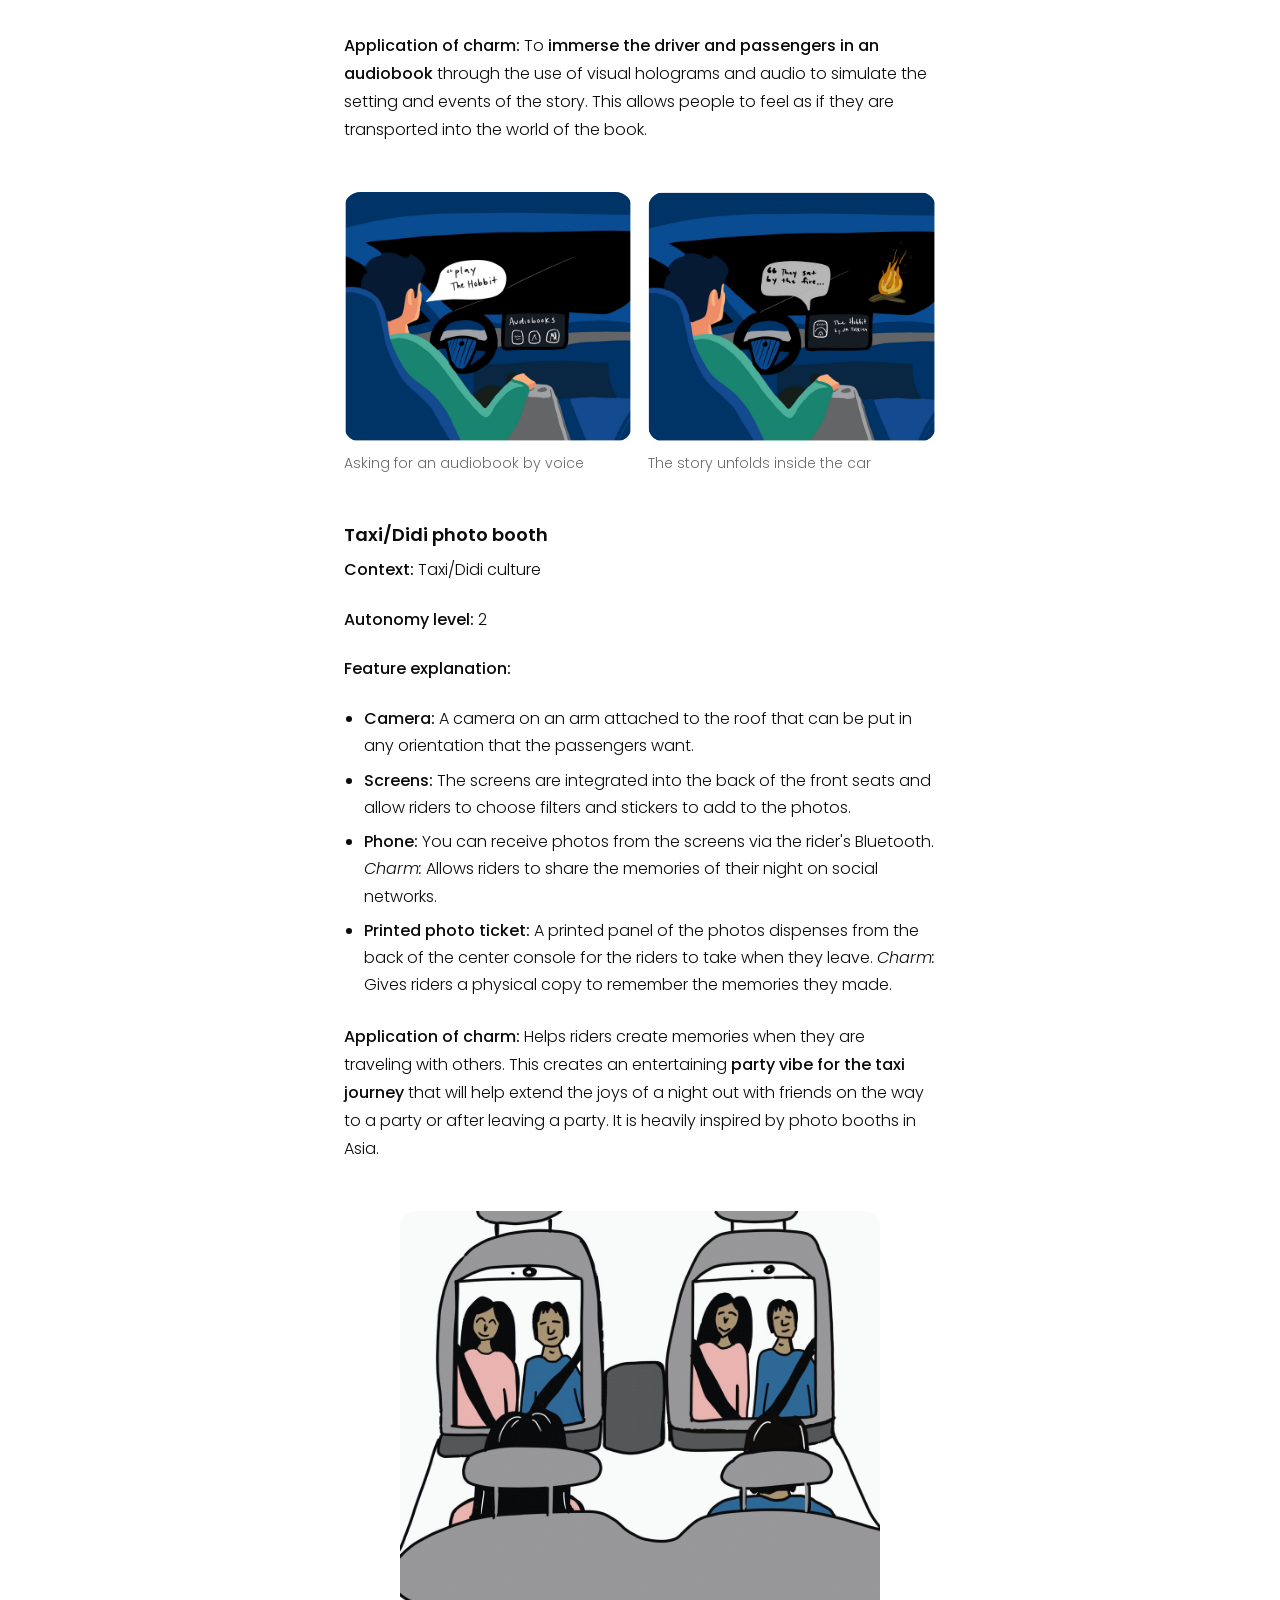
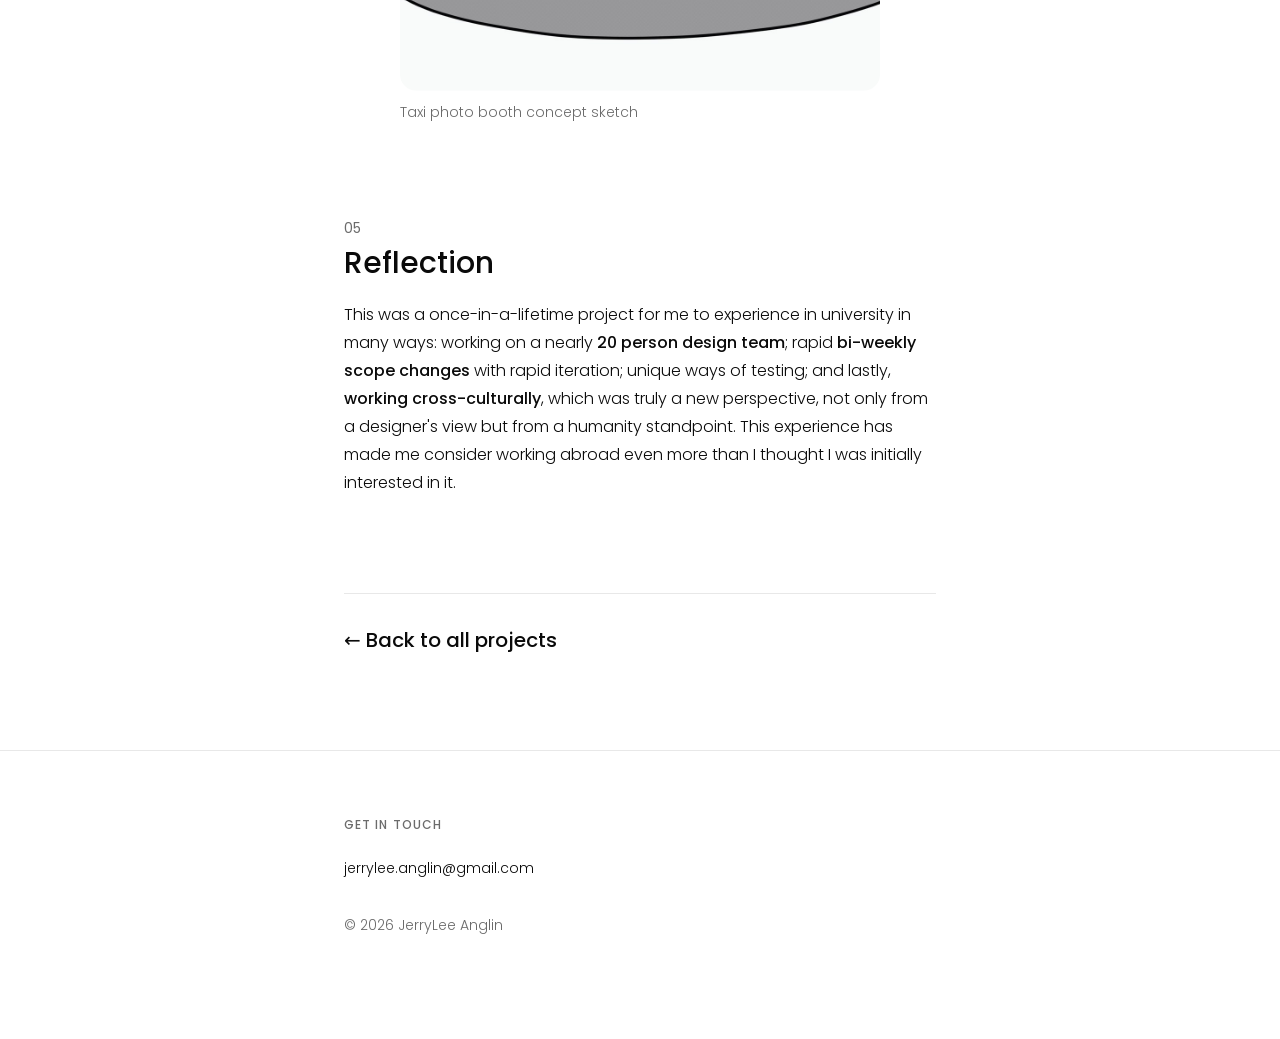
<file: charmful.html>
<!DOCTYPE html>
<html lang="en">
<head>
  <meta charset="UTF-8">
  <meta name="viewport" content="width=device-width, initial-scale=1">
  <title>Charmful Automotive Experiences in an Autonomous World – JerryLee Anglin</title>
  <meta name="description" content="Designing charming features for semi-autonomous vehicles, in collaboration with the BNUX design team at Beijing Normal University.">
  <script>(function(){var d=document.documentElement;d.classList.add("js");var t;try{t=localStorage.getItem("theme")}catch(e){}if(!t)t=matchMedia("(prefers-color-scheme: dark)").matches?"dark":"light";d.setAttribute("data-theme",t)})()</script>
  <link rel="icon" type="image/png" href="avatar.png">
  <link rel="stylesheet" href="site.css">
</head>
<body>

  <header class="site-header">
    <div class="col">
      <a class="brand" href="index.html"><img class="brand-avatar" src="avatar.png" alt="" width="42" height="42">JerryLee Anglin</a>
      <nav class="nav" aria-label="Main">
        <a href="index.html#work">Work</a>
        <a href="index.html#get-in-touch">Contact</a>
        <button class="theme-toggle" id="theme-toggle" type="button" aria-label="Switch to night mode">
          <svg class="moon" width="16" height="16" viewBox="0 0 24 24" fill="none" stroke="currentColor" stroke-width="1.6" stroke-linecap="round" stroke-linejoin="round" aria-hidden="true"><path d="M21 12.8A9 9 0 1 1 11.2 3a7 7 0 0 0 9.8 9.8z"/></svg>
          <svg class="sun" width="16" height="16" viewBox="0 0 24 24" fill="none" stroke="currentColor" stroke-width="1.6" stroke-linecap="round" stroke-linejoin="round" aria-hidden="true"><circle cx="12" cy="12" r="4"/><path d="M12 2v2M12 20v2M4.9 4.9l1.4 1.4M17.7 17.7l1.4 1.4M2 12h2M20 12h2M4.9 19.1l1.4-1.4M17.7 6.3l1.4-1.4"/></svg>
        </button>
      </nav>
    </div>
  </header>

  <main class="col">
<header class="cs-head"><a class="back" href="index.html#work">&larr; All projects</a><ul class="tags"><li class="cat c-automotive">Automotive</li><li>UX Research</li><li>Rapid Prototyping</li></ul><h1 class="cs-title">Charmful Automotive Experiences in an Autonomous World</h1><p class="cs-lead">Designing charming features for semi-autonomous vehicles, in collaboration with the BNUX design team at Beijing Normal University.</p><dl class="facts"><div><dt>Role</dt><dd>Interaction Designer</dd></div><div><dt>Timeline</dt><dd>08.2021 – 12.2021</dd></div><div><dt>Team</dt><dd>Jacqueline Marks, Rebecca Hutzel, Daniel Chin, Sadie Bunting, Samruddhi Kokate, Alanna Xu, Ethan Bartucca, Janna Johns, Andrew Johnson</dd></div></dl></header><div class="prose"><h2>Overview</h2>
<p><strong>Background.</strong> As technology in the automotive industry continues to improve, the expectations buyers have for their new cars grow higher. The in-car experience has gone from being a motorized machine used for transportation, to a cross-channel experience which connects to the internet and various forms of communication on wheels.</p>
<p><strong>Project goals.</strong></p>
<ul><li>Design charming features for semi-autonomous vehicles that can be implemented and sold on the market in the next five to ten years.</li><li>Collaborate on a bi-weekly basis with BNUX (Beijing Normal University) through intercultural activities and sprint handover discussions.</li></ul>
<div class="gallery even"><figure class="fig reveal "><div class="media"><div class="media-inner"><img src="charmful-purdue-team.jpg" alt="The Purdue UX Design Team"></div></div><figcaption>The Purdue UX Design Team</figcaption></figure><figure class="fig reveal "><div class="media"><div class="media-inner"><img src="charmful-bnux-team.jpg" alt="The BNUX Design Team"></div></div><figcaption>The BNUX Design Team</figcaption></figure></div>
<h2>Definitions</h2>
<p>Before we can fully dive into the project space, we have to lay out some definitions the team used as our compass and point of reference, since the automotive space can be very technical.</p>
<p>Our team used the following definitions of charm and semi-autonomy throughout the ideation and creation of our designs. The BNUX team chose the word charm to describe the characteristic they desired to see most in our designs. These definitions also helped our team make cohesive designs while working in multiple design contexts.</p>
<ul><li><strong>Charm:</strong> Alluring and fascinating designs that continue to meet the user's needs in each context.</li><li><strong>Semi-autonomous:</strong> The car's capability to assist the driver's decisions at various levels of autonomy.</li></ul>
<p>Charm was a huge indicator for us, since this project was all about inspiring and enchanting the driver's experience.</p>
<figure class="fig reveal  wide"><div class="media"><div class="media-inner"><img src="charmful-autonomy-levels.png" alt="The levels of vehicle autonomy, from level 0 (no automation) to level 5 (full automation)"></div></div><figcaption>The levels of vehicle autonomy, from level 0 (no automation) to level 5 (full automation)</figcaption></figure>
<h2>Contexts</h2>
<p>To achieve our project goal, we split our work into two-week sprints. In each sprint our team focused on a single context. We completed four of these contexts over the course of the semester, with the goal of applying charm to a semi-autonomous vehicle.</p>
<p>These contexts were chosen in collaboration with the BNUX team. In between our bi-weekly meetings with BNUX, our team completed research, sketching, prototyping, evaluating, and creating three to four final designs per context.</p>
<ul><li><strong>Taxi/Didi:</strong> Utilizes charm through an interactive taxi screen (learning), customizable taxi signage (reimagination), and a taxi photo booth (memory making).</li><li><strong>Traffic jams:</strong> Utilizes charm through communication with others (emotional immersion), aromatherapy and lighting (personalization), and a rhythm game (learning).</li><li><strong>Night driving:</strong> Utilizes charm through a holographic AR experience (emotional immersion), connection to constellations (learning), and immersive lighting (personalization).</li><li><strong>Family vacation:</strong> Utilizes charm through a virtual tour guide (learning) and an immersive audio book (sensory and emotional immersion).</li></ul>
<h2>Designs</h2>
<h3>Virtual tour guide with AI</h3>
<p><strong>Context:</strong> Family vacation</p>
<p><strong>Autonomy level:</strong> 3</p>
<p><strong>Feature explanation:</strong></p>
<ul><li>A dashboard add-on that identifies nearby landmarks</li><li>Music and map integration based on location</li></ul>
<p><strong>Application of charm:</strong> Creates a unique and interactive learning experience for both riders and drivers. They can connect and learn about a place even with little to no experience being there. This can help a family navigate a new place in a fun way.</p>
<figure class="fig reveal wide"><div class="media"><div class="media-inner"><img src="charmful-tour-guide.png" alt="Storyboard: the driver asks the in-car tour guide about the Space Needle" decoding="async"></div></div><figcaption>Virtual tour guide storyboard: asking about a landmark on the way</figcaption></figure>
<h3>Immersive audio book</h3>
<p><strong>Context:</strong> Family vacation</p>
<p><strong>Autonomy level:</strong> 3</p>
<p><strong>Feature explanation:</strong></p>
<ul><li><strong>Holographic imagery:</strong> moving and stationary visuals for the passengers</li><li><strong>Audio system:</strong> surrounds the passengers with realistic background noise and sound effects</li></ul>
<p><strong>Application of charm:</strong> To <strong>immerse the driver and passengers in an audiobook</strong> through the use of visual holograms and audio to simulate the setting and events of the story. This allows people to feel as if they are transported into the world of the book.</p>
<div class="gallery"><figure class="fig reveal"><div class="media"><div class="media-inner"><img src="charmful-audiobook.png" alt="A passenger asks the car to play The Hobbit" decoding="async"></div></div><figcaption>Asking for an audiobook by voice</figcaption></figure><figure class="fig reveal"><div class="media"><div class="media-inner"><img src="charmful-audiobook-scene.png" alt="A fireside scene from The Hobbit shown in the car" decoding="async"></div></div><figcaption>The story unfolds inside the car</figcaption></figure></div>
<h3>Taxi/Didi photo booth</h3>
<p><strong>Context:</strong> Taxi/Didi culture</p>
<p><strong>Autonomy level:</strong> 2</p>
<p><strong>Feature explanation:</strong></p>
<ul><li><strong>Camera:</strong> A camera on an arm attached to the roof that can be put in any orientation that the passengers want.</li><li><strong>Screens:</strong> The screens are integrated into the back of the front seats and allow riders to choose filters and stickers to add to the photos.</li><li><strong>Phone:</strong> You can receive photos from the screens via the rider's Bluetooth. <em>Charm:</em> Allows riders to share the memories of their night on social networks.</li><li><strong>Printed photo ticket:</strong> A printed panel of the photos dispenses from the back of the center console for the riders to take when they leave. <em>Charm:</em> Gives riders a physical copy to remember the memories they made.</li></ul>
<p><strong>Application of charm:</strong> Helps riders create memories when they are traveling with others. This creates an entertaining <strong>party vibe for the taxi journey</strong> that will help extend the joys of a night out with friends on the way to a party or after leaving a party. It is heavily inspired by photo booths in Asia.</p>
<figure class="fig reveal md"><div class="media"><div class="media-inner"><img src="charmful-photo-booth.jpg" alt="Taxi photo booth concept sketch"></div></div><figcaption>Taxi photo booth concept sketch</figcaption></figure>
<h2>Reflection</h2>
<p>This was a once-in-a-lifetime project for me to experience in university in many ways: working on a nearly <strong>20 person design team</strong>; rapid <strong>bi-weekly scope changes</strong> with rapid iteration; unique ways of testing; and lastly, <strong>working cross-culturally</strong>, which was truly a new perspective, not only from a designer's view but from a humanity standpoint. This experience has made me consider working abroad even more than I thought I was initially interested in it.</p></div><div class="cs-end"><a class="next-link" href="index.html#work">&larr; Back to all projects</a></div>
  </main>

  <footer class="site-footer">
    <div class="col">
      <p class="label" style="margin-top:40px">Get in touch</p>
      <ul class="links"><li><a href="mailto:jerrylee.anglin@gmail.com">jerrylee.anglin@gmail.com</a></li></ul>
      <p class="copy">&copy; 2026 JerryLee Anglin</p>
    </div>
  </footer>

  <script src="site.js"></script>
</body>
</html>
</file>
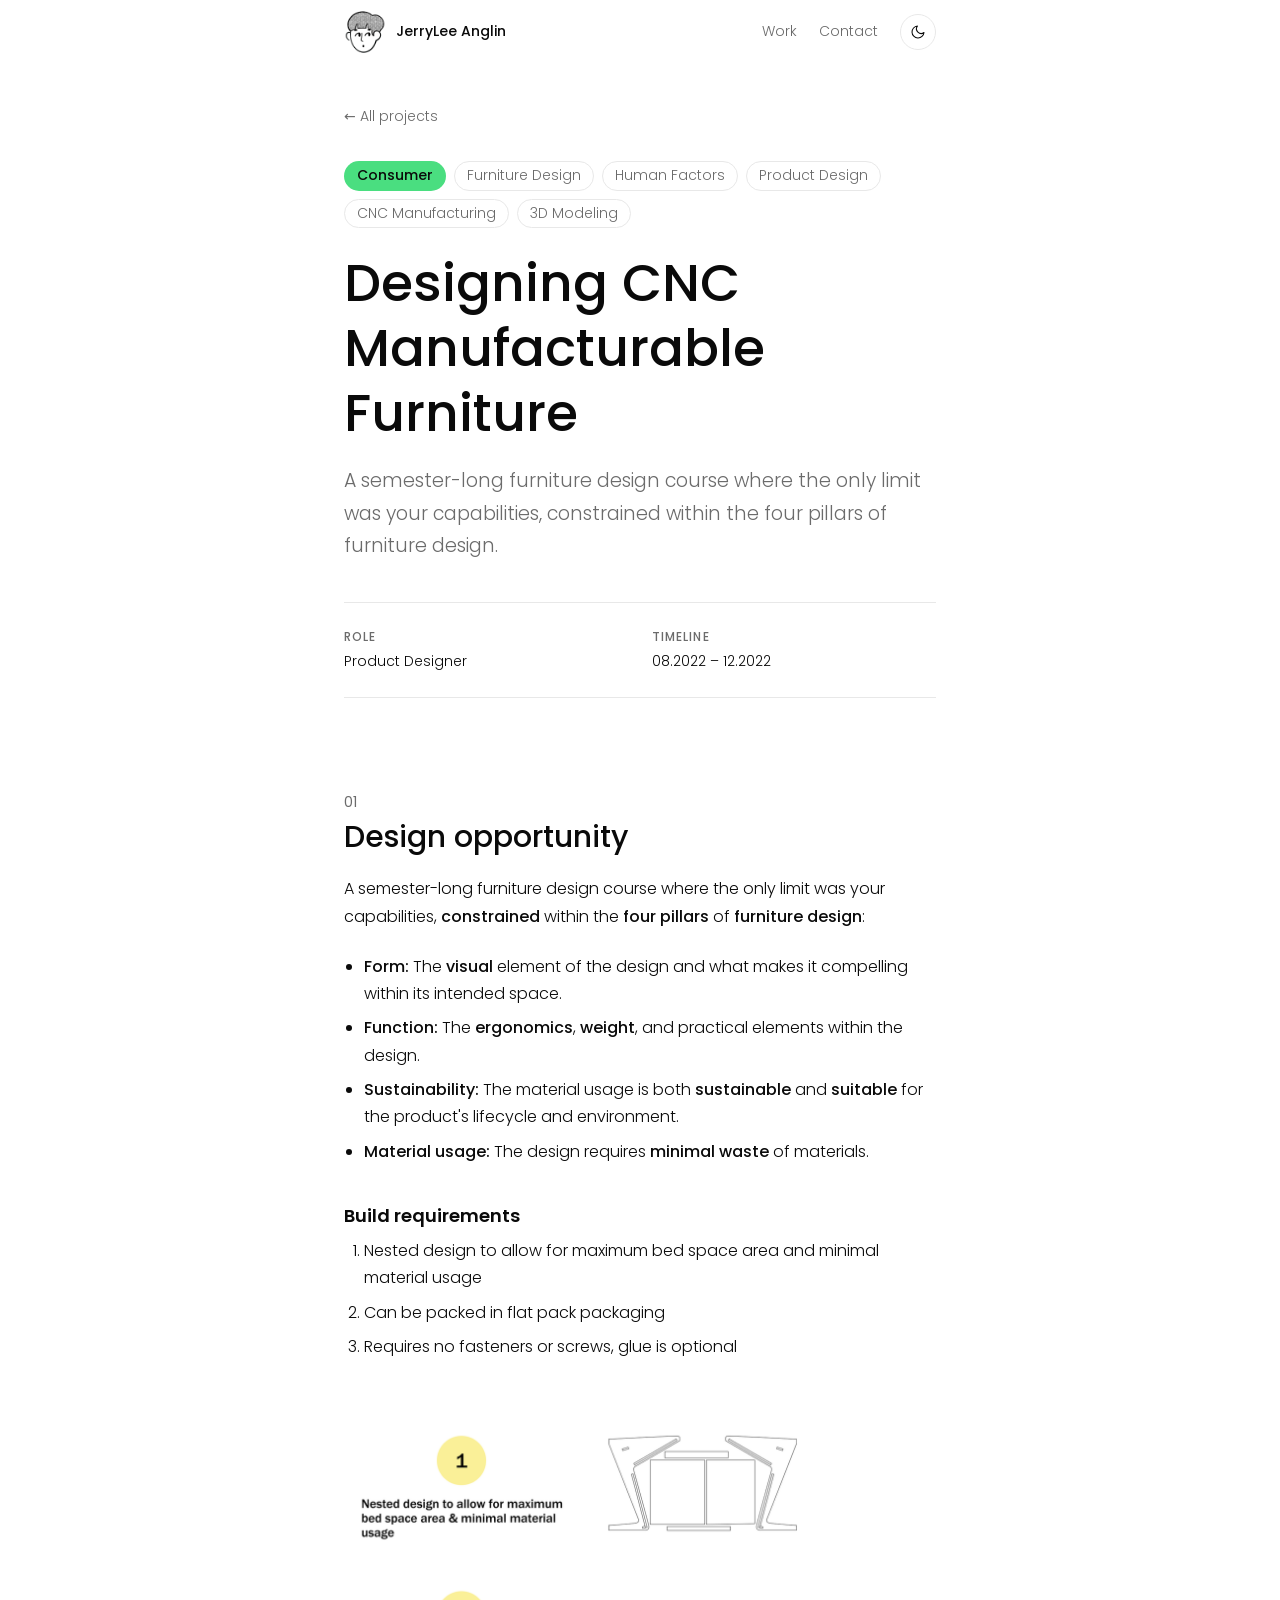
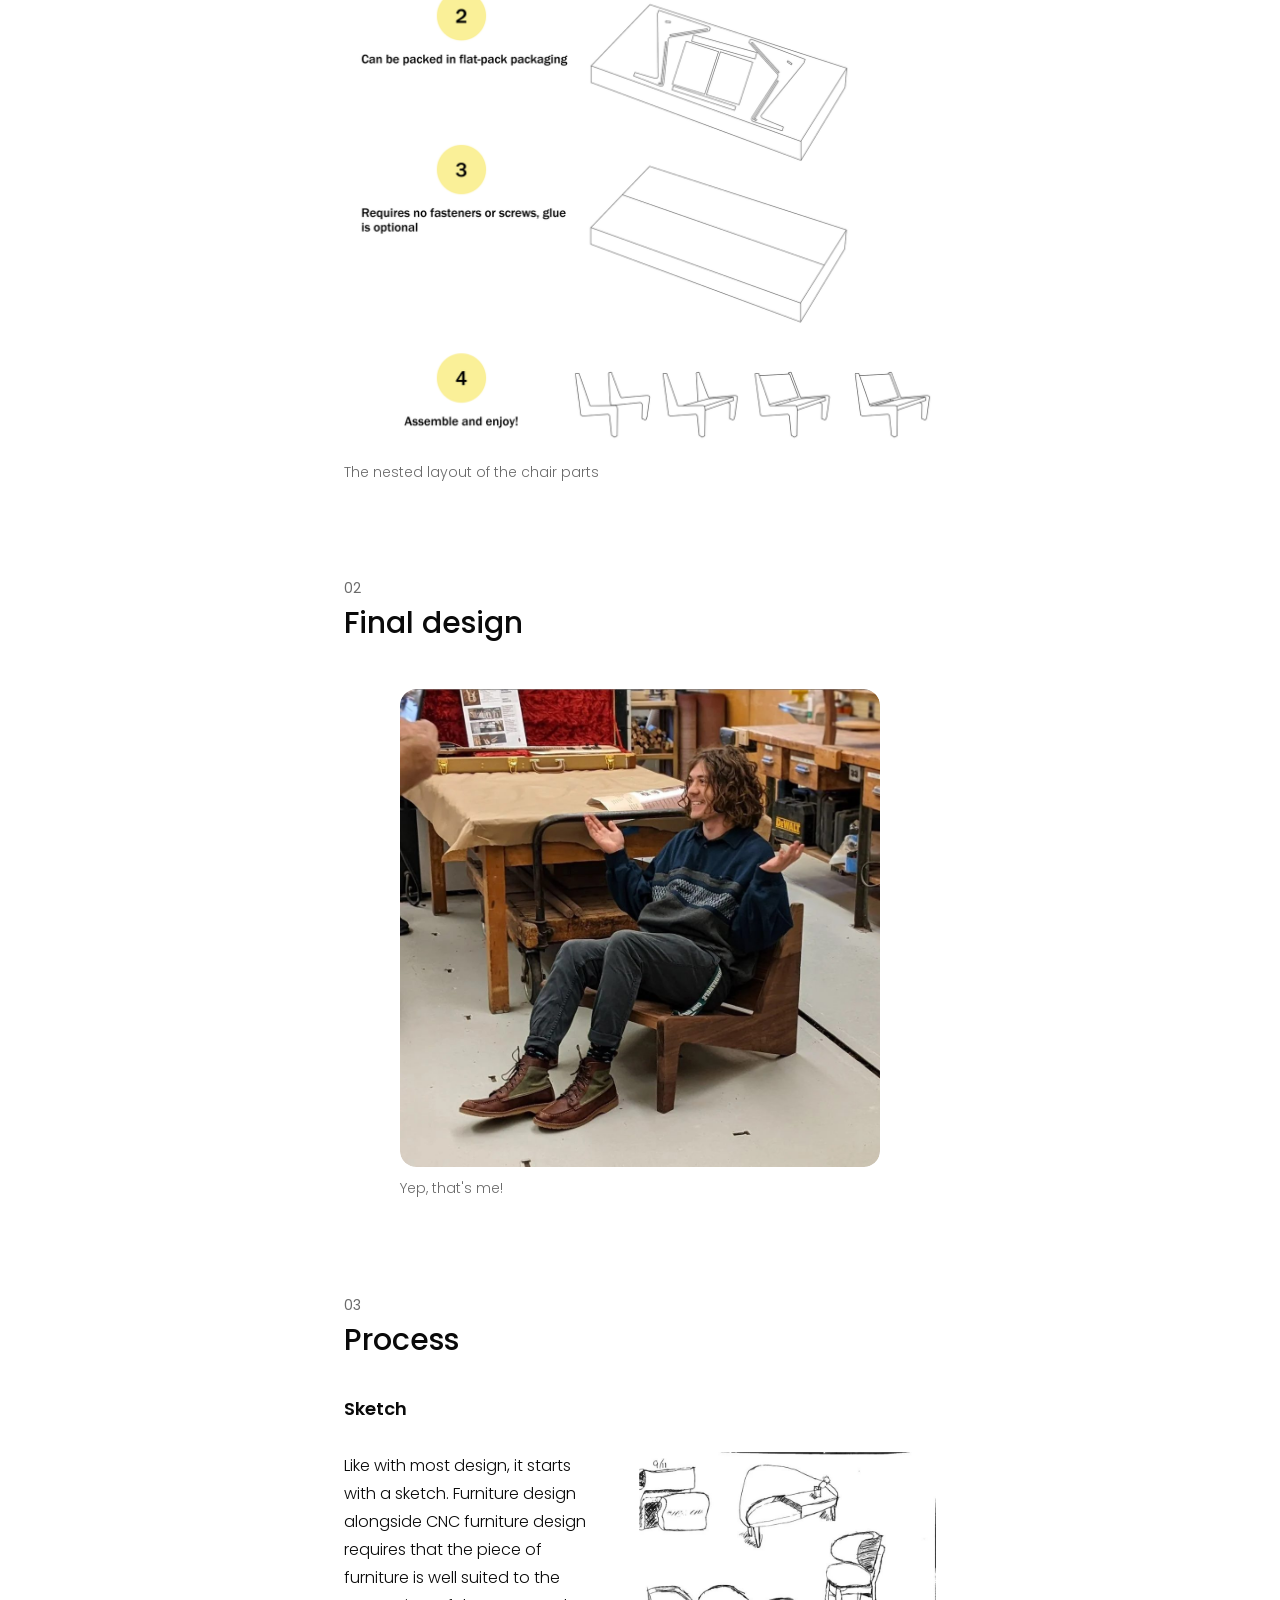
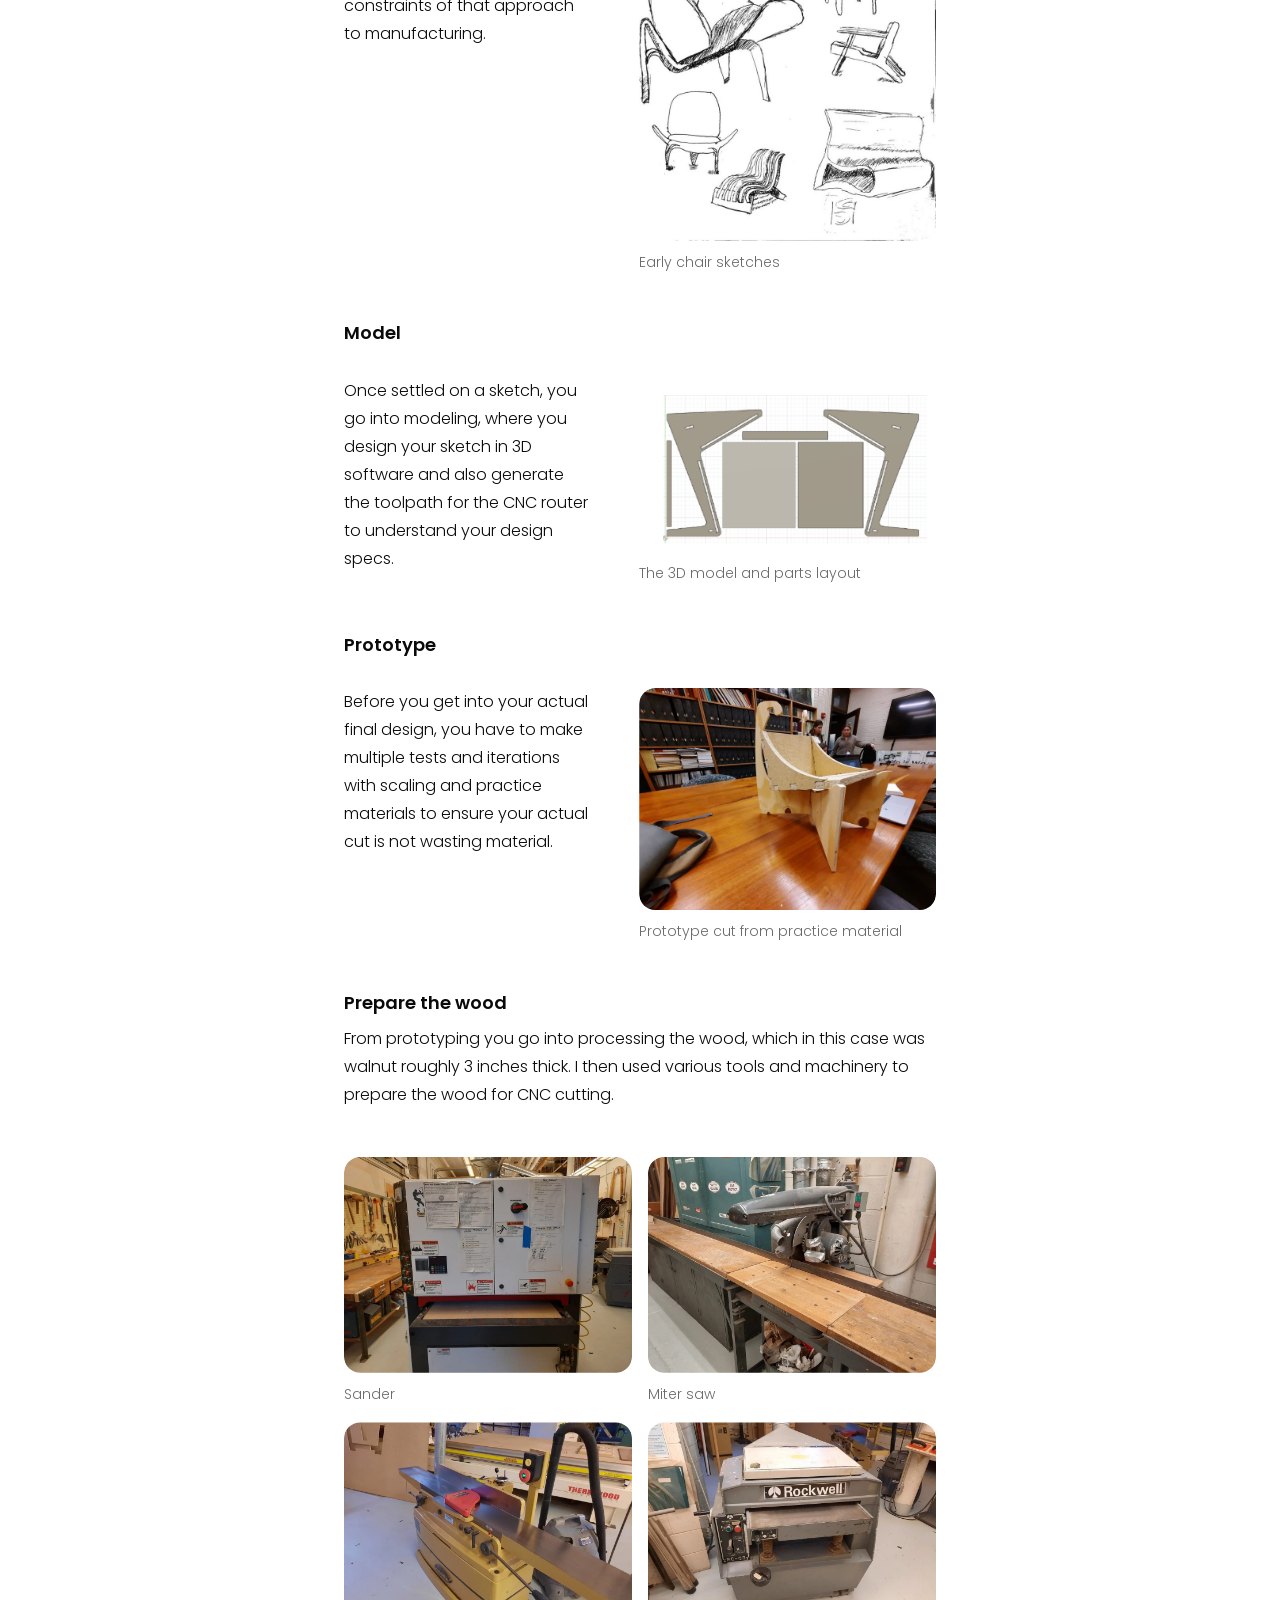
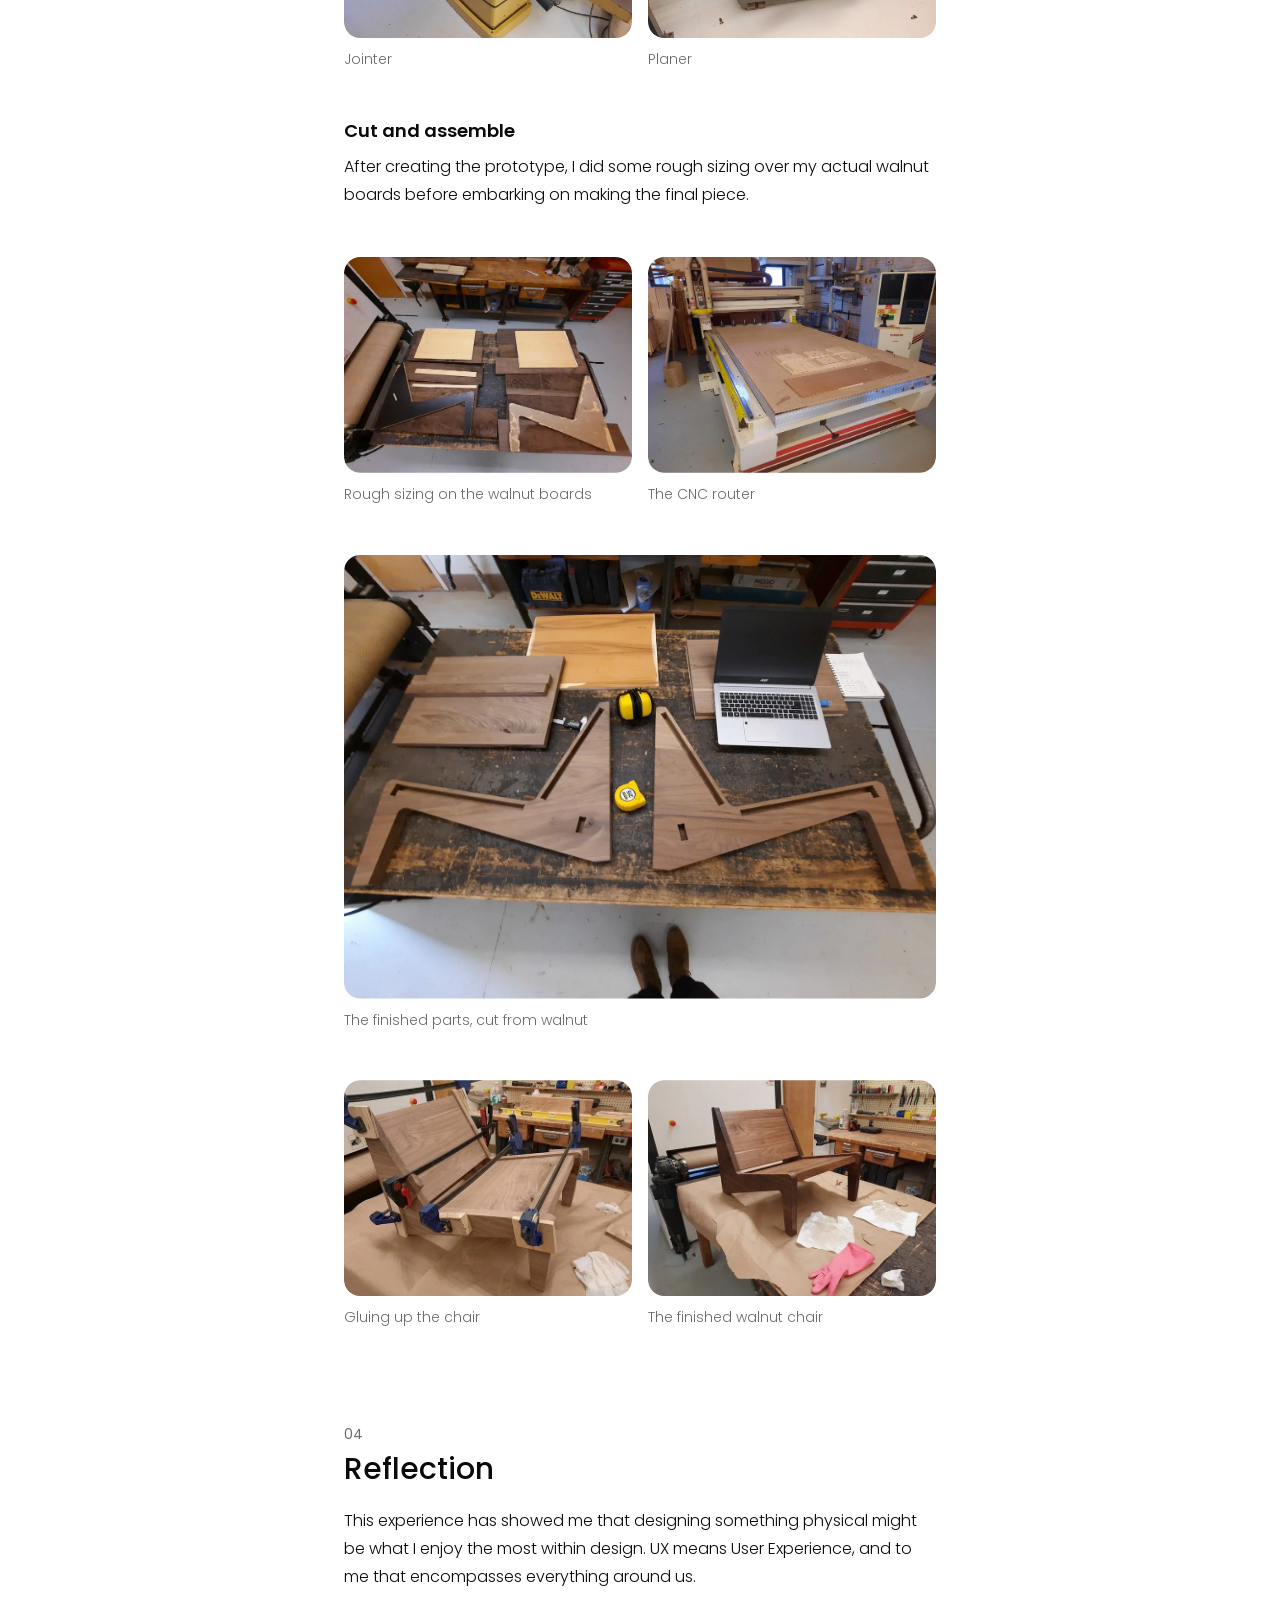
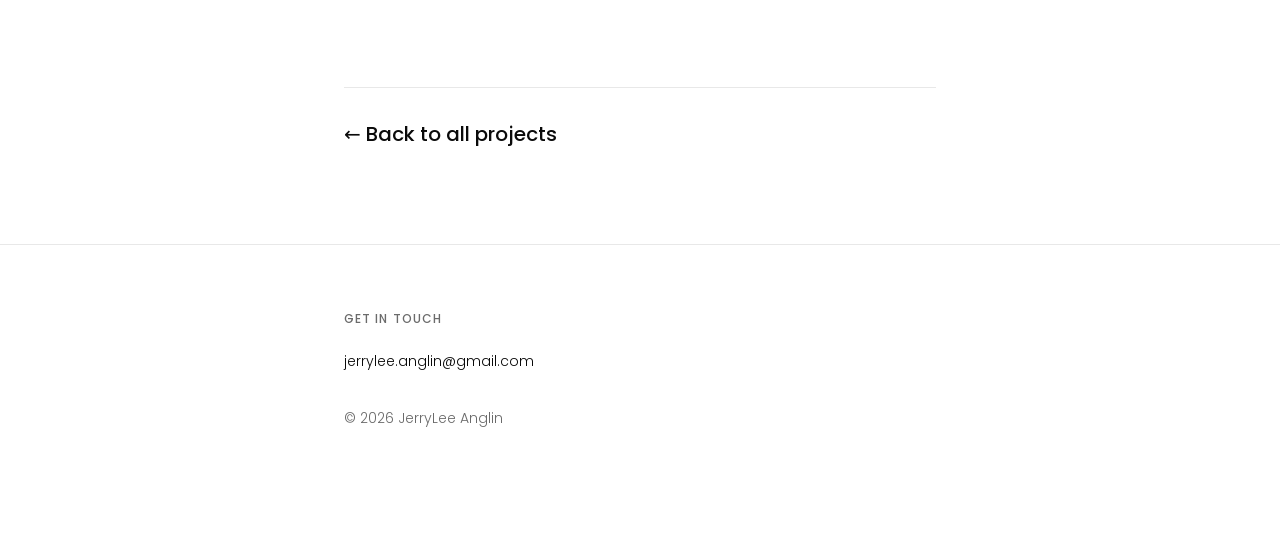
<file: cnc-furniture.html>
<!DOCTYPE html>
<html lang="en">
<head>
  <meta charset="UTF-8">
  <meta name="viewport" content="width=device-width, initial-scale=1">
  <title>Designing CNC Manufacturable Furniture – JerryLee Anglin</title>
  <meta name="description" content="A semester-long furniture design course where the only limit was your capabilities, constrained within the four pillars of furniture design.">
  <script>(function(){var d=document.documentElement;d.classList.add("js");var t;try{t=localStorage.getItem("theme")}catch(e){}if(!t)t=matchMedia("(prefers-color-scheme: dark)").matches?"dark":"light";d.setAttribute("data-theme",t)})()</script>
  <link rel="icon" type="image/png" href="avatar.png">
  <link rel="stylesheet" href="site.css">
</head>
<body>

  <header class="site-header">
    <div class="col">
      <a class="brand" href="index.html"><img class="brand-avatar" src="avatar.png" alt="" width="42" height="42">JerryLee Anglin</a>
      <nav class="nav" aria-label="Main">
        <a href="index.html#work">Work</a>
        <a href="index.html#get-in-touch">Contact</a>
        <button class="theme-toggle" id="theme-toggle" type="button" aria-label="Switch to night mode">
          <svg class="moon" width="16" height="16" viewBox="0 0 24 24" fill="none" stroke="currentColor" stroke-width="1.6" stroke-linecap="round" stroke-linejoin="round" aria-hidden="true"><path d="M21 12.8A9 9 0 1 1 11.2 3a7 7 0 0 0 9.8 9.8z"/></svg>
          <svg class="sun" width="16" height="16" viewBox="0 0 24 24" fill="none" stroke="currentColor" stroke-width="1.6" stroke-linecap="round" stroke-linejoin="round" aria-hidden="true"><circle cx="12" cy="12" r="4"/><path d="M12 2v2M12 20v2M4.9 4.9l1.4 1.4M17.7 17.7l1.4 1.4M2 12h2M20 12h2M4.9 19.1l1.4-1.4M17.7 6.3l1.4-1.4"/></svg>
        </button>
      </nav>
    </div>
  </header>

  <main class="col">
<header class="cs-head"><a class="back" href="index.html#work">&larr; All projects</a><ul class="tags"><li class="cat c-consumer">Consumer</li><li>Furniture Design</li><li>Human Factors</li><li>Product Design</li><li>CNC Manufacturing</li><li>3D Modeling</li></ul><h1 class="cs-title">Designing CNC Manufacturable Furniture</h1><p class="cs-lead">A semester-long furniture design course where the only limit was your capabilities, constrained within the four pillars of furniture design.</p><dl class="facts"><div><dt>Role</dt><dd>Product Designer</dd></div><div><dt>Timeline</dt><dd>08.2022 – 12.2022</dd></div></dl></header><div class="prose"><h2>Design opportunity</h2>
<p>A semester-long furniture design course where the only limit was your capabilities, <strong>constrained</strong> within the <strong>four pillars</strong> of <strong>furniture design</strong>:</p>
<ul><li><strong>Form:</strong> The <strong>visual</strong> element of the design and what makes it compelling within its intended space.</li><li><strong>Function:</strong> The <strong>ergonomics</strong>, <strong>weight</strong>, and practical elements within the design.</li><li><strong>Sustainability:</strong> The material usage is both <strong>sustainable</strong> and <strong>suitable</strong> for the product's lifecycle and environment.</li><li><strong>Material usage:</strong> The design requires <strong>minimal waste</strong> of materials.</li></ul>
<h3>Build requirements</h3>
<ol><li>Nested design to allow for maximum bed space area and minimal material usage</li><li>Can be packed in flat pack packaging</li><li>Requires no fasteners or screws, glue is optional</li></ol>
<figure class="fig reveal "><div class="media"><div class="media-inner"><img src="cnc-nested-layout.png" alt="The nested layout of the chair parts"></div></div><figcaption>The nested layout of the chair parts</figcaption></figure>
<h2>Final design</h2>
<figure class="fig reveal md"><div class="media"><div class="media-inner"><img src="cnc-final-design.jpg" alt="Yep, that's me!"></div></div><figcaption>Yep, that's me!</figcaption></figure>
<h2>Process</h2>
<h3>Sketch</h3>
<div class="split" style="align-items:start;margin-left:0;margin-right:0"><div class="split-text"><p>Like with most design, it starts with a sketch. Furniture design alongside CNC furniture design requires that the piece of furniture is well suited to the constraints of that approach to manufacturing.</p></div><div class="split-media"><figure class="fig reveal "><div class="media"><div class="media-inner"><img src="cnc-sketches.jpg" alt="Early chair sketches"></div></div><figcaption>Early chair sketches</figcaption></figure></div></div>
<h3>Model</h3>
<div class="split" style="align-items:start;margin-left:0;margin-right:0"><div class="split-text"><p>Once settled on a sketch, you go into modeling, where you design your sketch in 3D software and also generate the toolpath for the CNC router to understand your design specs.</p></div><div class="split-media"><figure class="fig reveal "><div class="media"><div class="media-inner"><img src="cnc-3d-model.png" alt="The 3D model and parts layout"></div></div><figcaption>The 3D model and parts layout</figcaption></figure></div></div>
<h3>Prototype</h3>
<div class="split" style="align-items:start;margin-left:0;margin-right:0"><div class="split-text"><p>Before you get into your actual final design, you have to make multiple tests and iterations with scaling and practice materials to ensure your actual cut is not wasting material.</p></div><div class="split-media"><figure class="fig reveal "><div class="media"><div class="media-inner"><img src="cnc-prototype.jpg" alt="A prototype of the chair cut from practice material"></div></div><figcaption>Prototype cut from practice material</figcaption></figure></div></div>
<h3>Prepare the wood</h3>
<p>From prototyping you go into processing the wood, which in this case was walnut roughly 3 inches thick. I then used various tools and machinery to prepare the wood for CNC cutting.</p>
<div class="gallery"><figure class="fig reveal "><div class="media"><div class="media-inner"><img src="cnc-sander.jpg" alt="Sander"></div></div><figcaption>Sander</figcaption></figure><figure class="fig reveal "><div class="media"><div class="media-inner"><img src="cnc-miter-saw.jpg" alt="Miter saw"></div></div><figcaption>Miter saw</figcaption></figure><figure class="fig reveal "><div class="media"><div class="media-inner"><img src="cnc-jointer.jpg" alt="Jointer"></div></div><figcaption>Jointer</figcaption></figure><figure class="fig reveal "><div class="media"><div class="media-inner"><img src="cnc-planer.jpg" alt="Planer"></div></div><figcaption>Planer</figcaption></figure></div>
<h3>Cut and assemble</h3>
<p>After creating the prototype, I did some rough sizing over my actual walnut boards before embarking on making the final piece.</p>
<div class="gallery"><figure class="fig reveal "><div class="media"><div class="media-inner"><img src="cnc-rough-sizing.jpg" alt="Rough sizing on the walnut boards"></div></div><figcaption>Rough sizing on the walnut boards</figcaption></figure><figure class="fig reveal "><div class="media"><div class="media-inner"><img src="cnc-router.jpg" alt="The CNC router"></div></div><figcaption>The CNC router</figcaption></figure></div>
<figure class="fig reveal "><div class="media"><div class="media-inner"><img src="cnc-cut-parts.jpg" alt="The finished parts, cut from walnut"></div></div><figcaption>The finished parts, cut from walnut</figcaption></figure>
<div class="gallery"><figure class="fig reveal "><div class="media"><div class="media-inner"><img src="cnc-assembly.jpg" alt="Gluing up the chair"></div></div><figcaption>Gluing up the chair</figcaption></figure><figure class="fig reveal "><div class="media"><div class="media-inner"><img src="cnc-finished.jpg" alt="The finished walnut chair"></div></div><figcaption>The finished walnut chair</figcaption></figure></div>
<h2>Reflection</h2>
<p>This experience has showed me that designing something physical might be what I enjoy the most within design. UX means User Experience, and to me that encompasses everything around us.</p></div><div class="cs-end"><a class="next-link" href="index.html#work">&larr; Back to all projects</a></div>
  </main>

  <footer class="site-footer">
    <div class="col">
      <p class="label" style="margin-top:40px">Get in touch</p>
      <ul class="links"><li><a href="mailto:jerrylee.anglin@gmail.com">jerrylee.anglin@gmail.com</a></li></ul>
      <p class="copy">&copy; 2026 JerryLee Anglin</p>
    </div>
  </footer>

  <script src="site.js"></script>
</body>
</html>
</file>
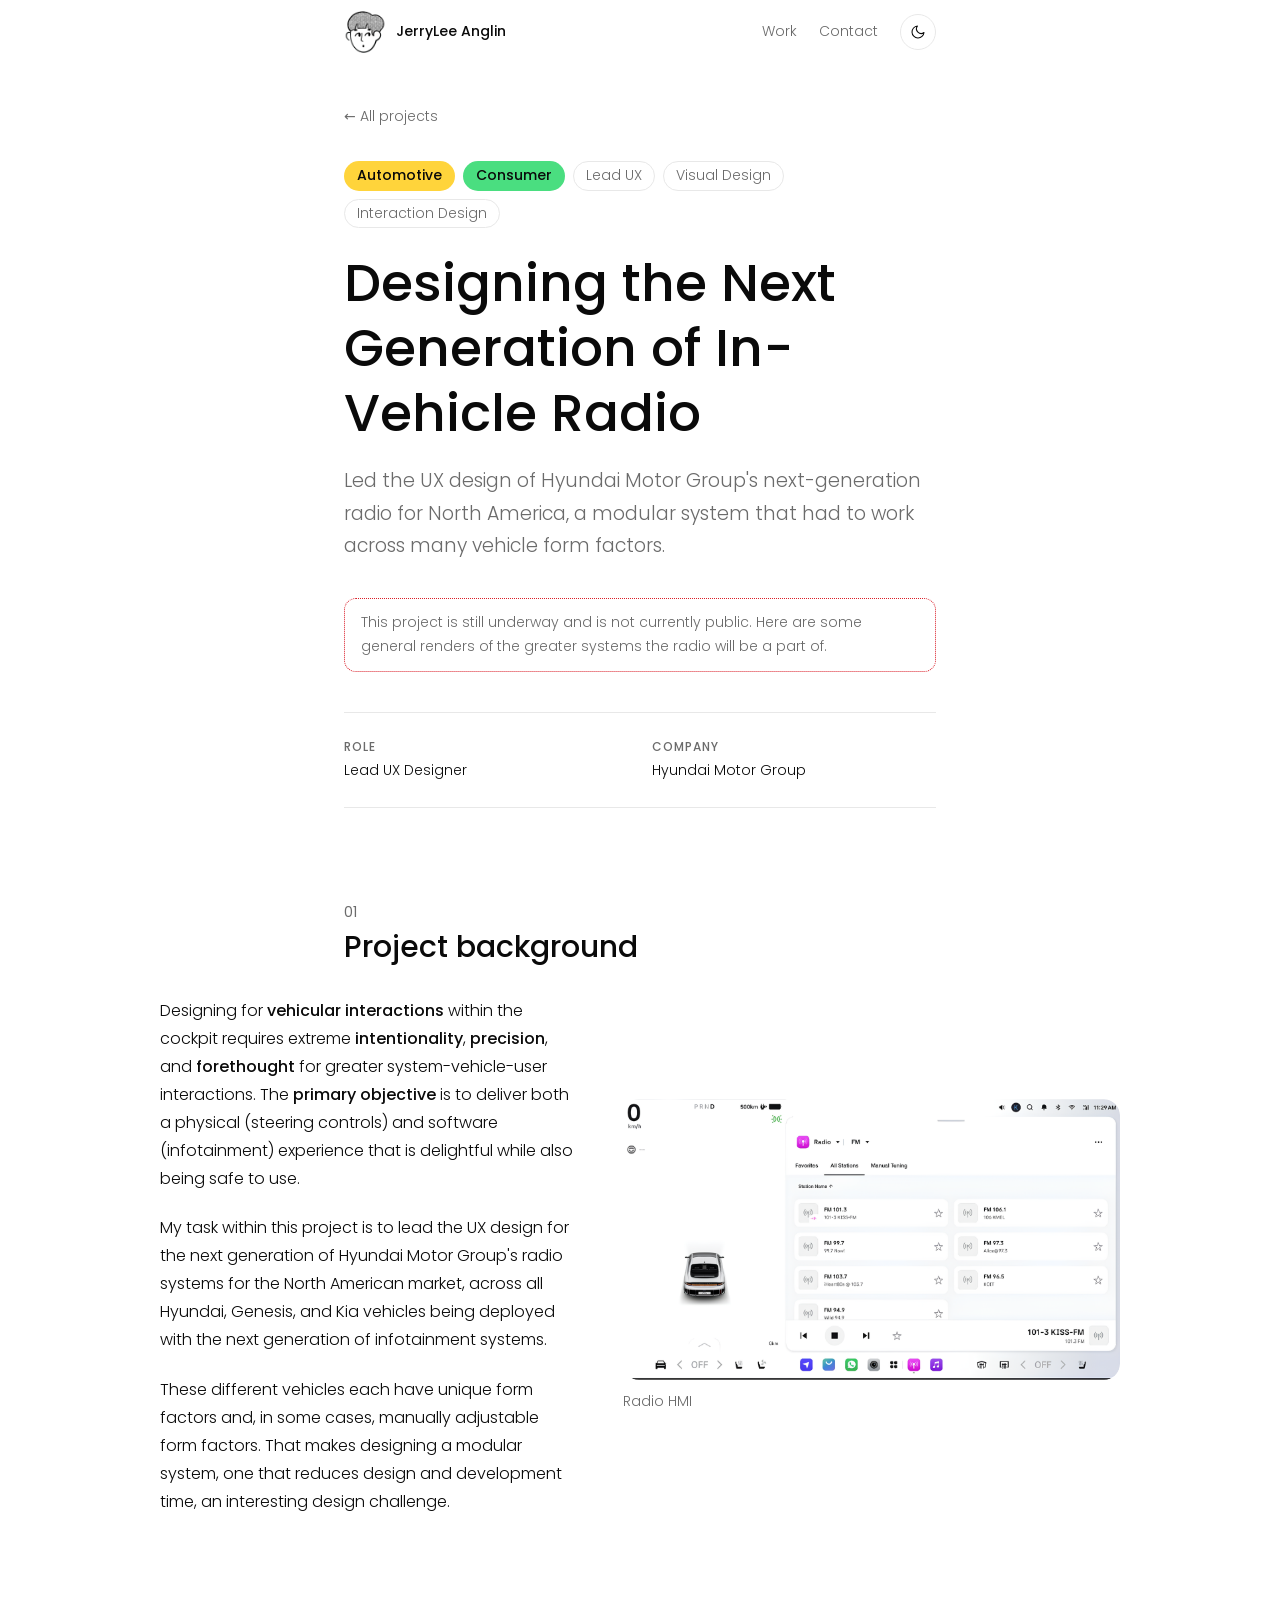
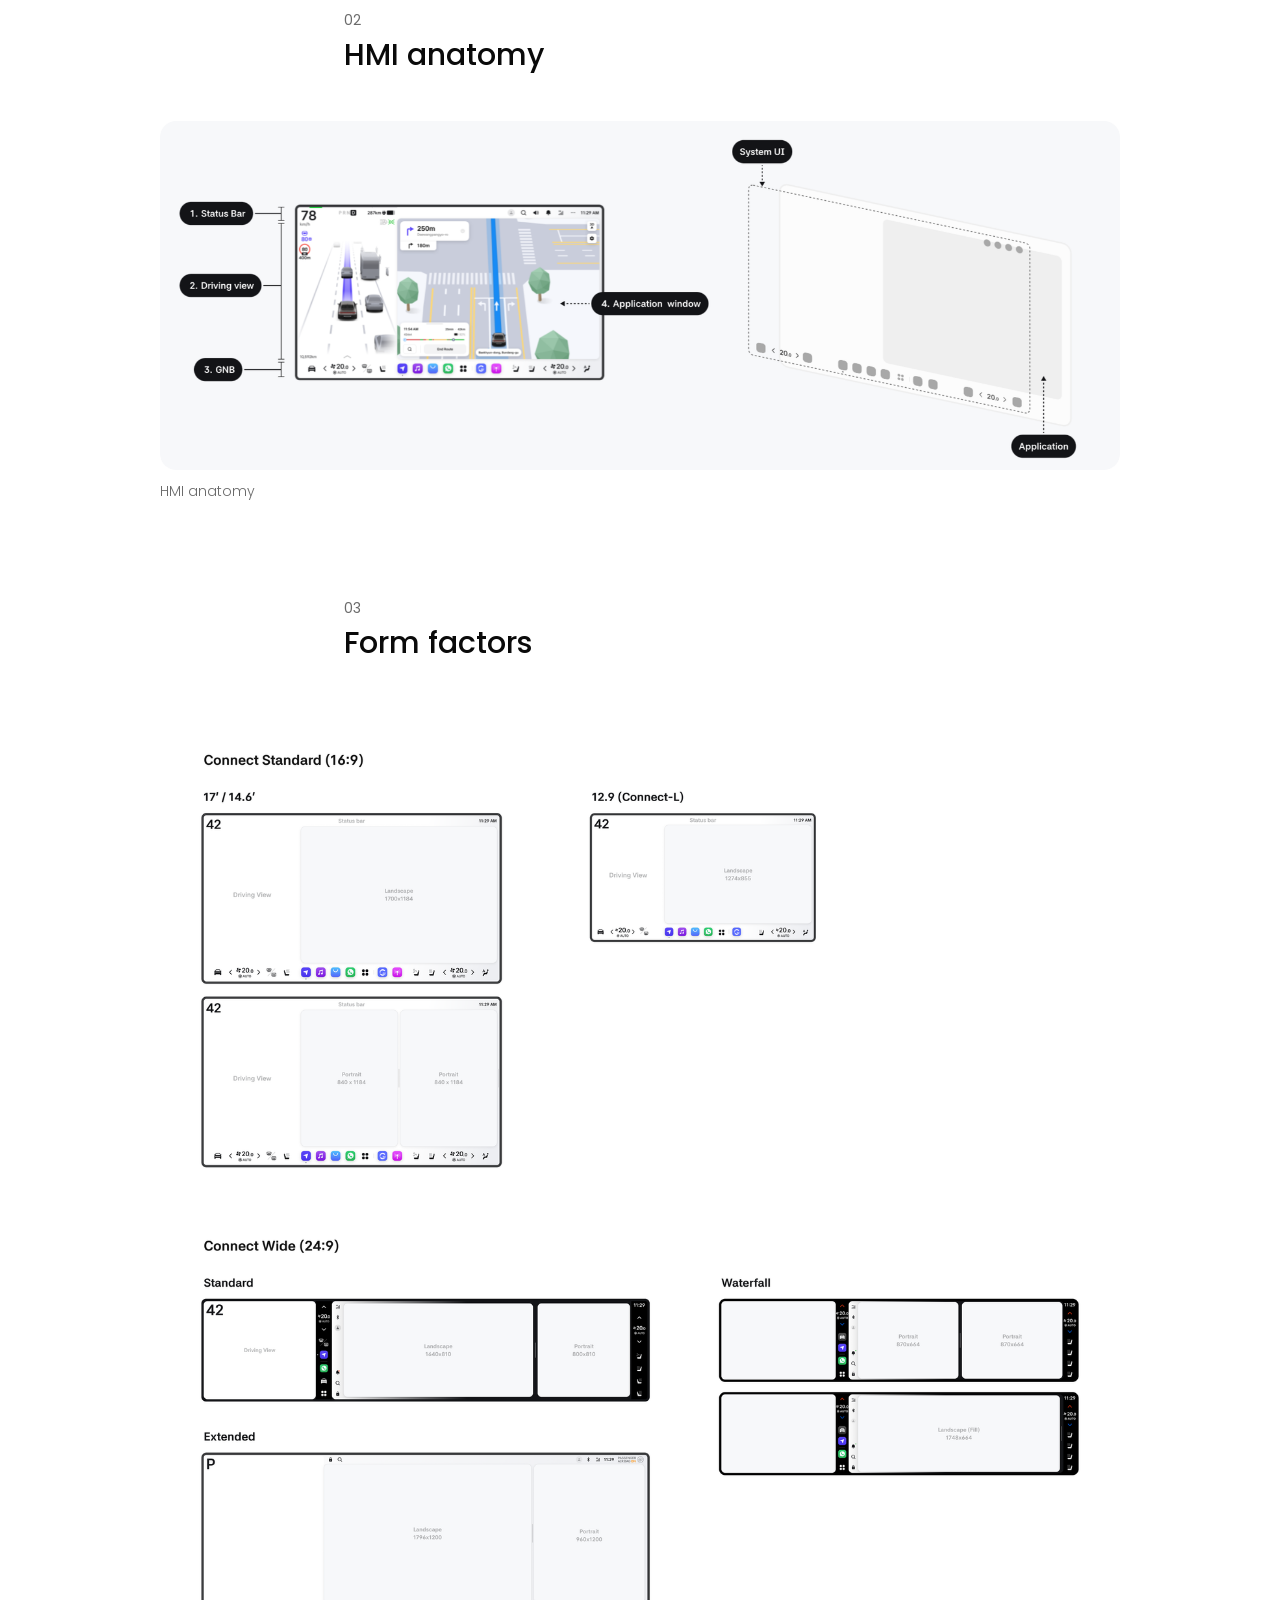
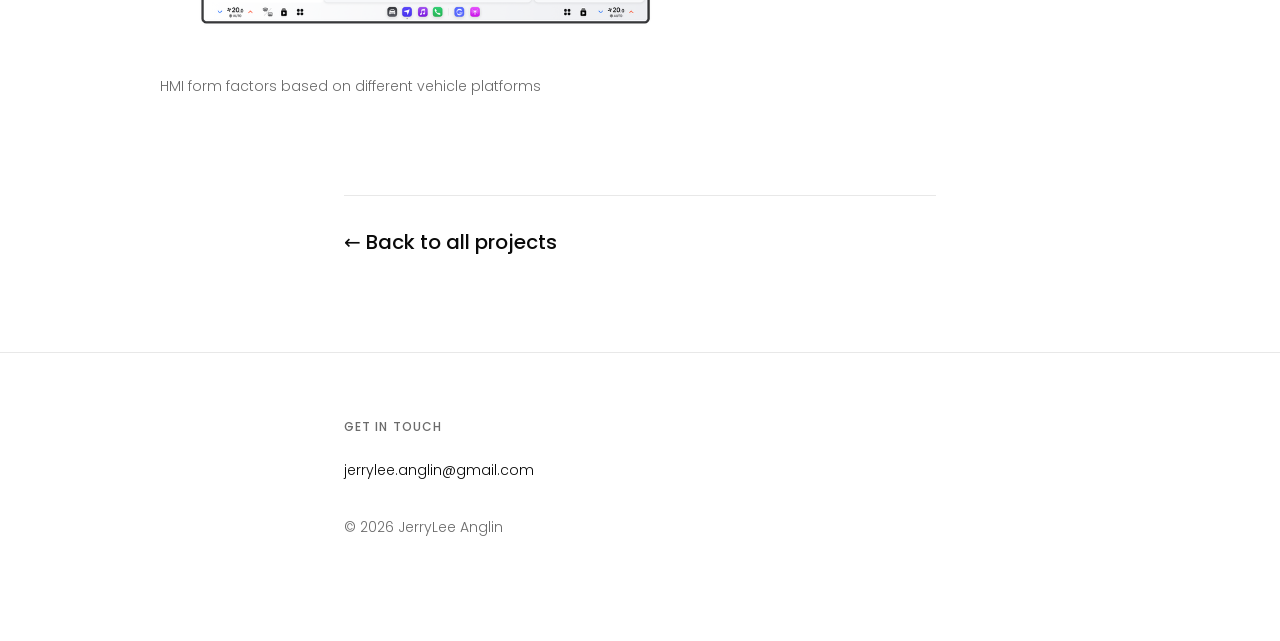
<file: radio.html>
<!DOCTYPE html>
<html lang="en">
<head>
  <meta charset="UTF-8">
  <meta name="viewport" content="width=device-width, initial-scale=1">
  <title>Designing the Next Generation of In-Vehicle Radio – JerryLee Anglin</title>
  <meta name="description" content="Led the UX design of Hyundai Motor Group's next-generation radio for North America, a modular system that had to work across many vehicle form factors.">
  <script>(function(){var d=document.documentElement;d.classList.add("js");var t;try{t=localStorage.getItem("theme")}catch(e){}if(!t)t=matchMedia("(prefers-color-scheme: dark)").matches?"dark":"light";d.setAttribute("data-theme",t)})()</script>
  <link rel="icon" type="image/png" href="avatar.png">
  <link rel="stylesheet" href="site.css">
</head>
<body>

  <header class="site-header">
    <div class="col">
      <a class="brand" href="index.html"><img class="brand-avatar" src="avatar.png" alt="" width="42" height="42">JerryLee Anglin</a>
      <nav class="nav" aria-label="Main">
        <a href="index.html#work">Work</a>
        <a href="index.html#get-in-touch">Contact</a>
        <button class="theme-toggle" id="theme-toggle" type="button" aria-label="Switch to night mode">
          <svg class="moon" width="16" height="16" viewBox="0 0 24 24" fill="none" stroke="currentColor" stroke-width="1.6" stroke-linecap="round" stroke-linejoin="round" aria-hidden="true"><path d="M21 12.8A9 9 0 1 1 11.2 3a7 7 0 0 0 9.8 9.8z"/></svg>
          <svg class="sun" width="16" height="16" viewBox="0 0 24 24" fill="none" stroke="currentColor" stroke-width="1.6" stroke-linecap="round" stroke-linejoin="round" aria-hidden="true"><circle cx="12" cy="12" r="4"/><path d="M12 2v2M12 20v2M4.9 4.9l1.4 1.4M17.7 17.7l1.4 1.4M2 12h2M20 12h2M4.9 19.1l1.4-1.4M17.7 6.3l1.4-1.4"/></svg>
        </button>
      </nav>
    </div>
  </header>

  <main class="col">
<header class="cs-head"><a class="back" href="index.html#work">&larr; All projects</a><ul class="tags"><li class="cat c-automotive">Automotive</li><li class="cat c-consumer">Consumer</li><li>Lead UX</li><li>Visual Design</li><li>Interaction Design</li></ul><h1 class="cs-title">Designing the Next Generation of In-Vehicle Radio</h1><p class="cs-lead">Led the UX design of Hyundai Motor Group's next-generation radio for North America, a modular system that had to work across many vehicle form factors.</p><p class="notice">This project is still underway and is not currently public. Here are some general renders of the greater systems the radio will be a part of.</p><dl class="facts"><div><dt>Role</dt><dd>Lead UX Designer</dd></div><div><dt>Company</dt><dd>Hyundai Motor Group</dd></div></dl></header><div class="prose"><h2>Project background</h2>
<div class="split" style="align-items:center"><div class="split-text"><p>Designing for <strong>vehicular interactions</strong> within the cockpit requires extreme <strong>intentionality</strong>, <strong>precision</strong>, and <strong>forethought</strong> for greater system-vehicle-user interactions. The <strong>primary objective</strong> is to deliver both a physical (steering controls) and software (infotainment) experience that is delightful while also being safe to use.</p>
<p>My task within this project is to lead the UX design for the next generation of Hyundai Motor Group's radio systems for the North American market, across all Hyundai, Genesis, and Kia vehicles being deployed with the next generation of infotainment systems.</p>
<p>These different vehicles each have unique form factors and, in some cases, manually adjustable form factors. That makes designing a modular system, one that reduces design and development time, an interesting design challenge.</p></div><div class="split-media"><figure class="fig reveal "><div class="media"><div class="media-inner"><img src="radio.png" alt="Radio HMI"></div></div><figcaption>Radio HMI</figcaption></figure></div></div>
<h2>HMI anatomy</h2>
<figure class="fig reveal  wide"><div class="media"><div class="media-inner"><img src="radio-hmi-anatomy.png" alt="HMI anatomy"></div></div><figcaption>HMI anatomy</figcaption></figure>
<h2>Form factors</h2>
<figure class="fig reveal  wide"><div class="media"><div class="media-inner"><img src="radio-form-factors.png" alt="HMI form factors based on different vehicle platforms"></div></div><figcaption>HMI form factors based on different vehicle platforms</figcaption></figure></div><div class="cs-end"><a class="next-link" href="index.html#work">&larr; Back to all projects</a></div>
  </main>

  <footer class="site-footer">
    <div class="col">
      <p class="label" style="margin-top:40px">Get in touch</p>
      <ul class="links"><li><a href="mailto:jerrylee.anglin@gmail.com">jerrylee.anglin@gmail.com</a></li></ul>
      <p class="copy">&copy; 2026 JerryLee Anglin</p>
    </div>
  </footer>

  <script src="site.js"></script>
</body>
</html>
</file>
<file: site.css>
@import url("https://fonts.googleapis.com/css2?family=Poppins:wght@300;400;500;600&display=swap");

/* ===== Type scale + colors: edit here and every page updates ===== */
:root {
  --font: Poppins, system-ui, -apple-system, "Segoe UI", Arial, sans-serif;
  --fs-label: 0.75rem;   /* section labels */
  --fs-sm: 0.875rem;     /* tags, captions, nav */
  --fs-base: 1rem;       /* body */
  --fs-lg: 1.125rem;     /* index intro */
  --fs-lead: 1.1875rem;  /* case study summary (19px) */
  --fs-title: 1.25rem;   /* project titles (20px) */
  --fs-h3: 1.125rem;     /* subsection headings (18px, semibold) */
  --fs-h2: 1.875rem;     /* section headings (30px) */
  --fs-h1: clamp(2.25rem, 5.5vw, 3.25rem); /* case study title (36-52px) */

  --bg: #ffffff; --fg: #0a0a0a; --muted: #6b6b6b; --line: #e8e8e8; --tint: #f1f1f1;
  --ease: cubic-bezier(0.22, 1, 0.36, 1);
}
[data-theme="dark"] { --bg: #0a0a0a; --fg: #f5f5f5; --muted: #8c8c8c; --line: #242424; --tint: #161616; color-scheme: dark; }

* { box-sizing: border-box; }
html { scroll-behavior: smooth; transition: background-color 0.4s, color 0.4s; }
body { margin: 0; background: var(--bg); color: var(--fg); font: 300 var(--fs-base)/1.7 var(--font); -webkit-font-smoothing: antialiased; }
a { color: inherit; }
a:focus-visible, button:focus-visible { outline: 2px solid var(--fg); outline-offset: 4px; border-radius: 4px; }
img { max-width: 100%; display: block; }
p { margin: 0 0 1em; }
h1, h2, h3 { font-family: var(--font); margin: 0; line-height: 1.25; }
.col { max-width: 640px; margin: 0 auto; padding: 0 24px; }

/* ---------- Header ---------- */
.site-header { position: sticky; top: 0; z-index: 20; background: color-mix(in srgb, var(--bg) 82%, transparent); backdrop-filter: blur(10px); -webkit-backdrop-filter: blur(10px); border-bottom: 1px solid transparent; transition: border-color 0.3s; }
.site-header.scrolled { border-bottom-color: var(--line); }
.site-header .col { display: flex; align-items: center; justify-content: space-between; height: 64px; }
.brand { font-weight: 500; font-size: var(--fs-sm); text-decoration: none; }
.nav { display: flex; align-items: center; gap: 22px; font-size: var(--fs-sm); }
.nav a { color: var(--muted); text-decoration: none; transition: color 0.2s; }
.nav a:hover { color: var(--fg); }
.theme-toggle { position: relative; width: 36px; height: 36px; border-radius: 50%; border: 1px solid var(--line); background: transparent; color: var(--fg); cursor: pointer; padding: 0; transition: border-color 0.2s, transform 0.4s var(--ease); }
.theme-toggle:hover { border-color: var(--muted); transform: rotate(18deg); }
.theme-toggle svg { position: absolute; inset: 0; margin: auto; transition: opacity 0.4s var(--ease), transform 0.5s var(--ease); }
.theme-toggle .moon { opacity: 1; transform: rotate(0) scale(1); }
.theme-toggle .sun { opacity: 0; transform: rotate(-90deg) scale(0.5); }
[data-theme="dark"] .theme-toggle .moon { opacity: 0; transform: rotate(90deg) scale(0.5); }
[data-theme="dark"] .theme-toggle .sun { opacity: 1; transform: rotate(0) scale(1); }
::view-transition-old(root), ::view-transition-new(root) { animation: none; mix-blend-mode: normal; }
::view-transition-new(root) { z-index: 1; }

/* ---------- Intro ---------- */
.intro { padding-top: 72px; }
.avatar { width: 64px; height: 64px; border-radius: 50%; background: var(--tint); border: 1px solid var(--line); display: grid; place-items: center; font-weight: 500; font-size: var(--fs-sm); letter-spacing: 0.04em; overflow: hidden; margin-bottom: 28px; }
.avatar img { width: 100%; height: 100%; object-fit: cover; }
.avatar.is-photo { width: 88px; height: 88px; background: none; border: 0; border-radius: 0; overflow: visible; }
.avatar.is-photo img { object-fit: contain; }
.bio { font-size: var(--fs-lg); line-height: 1.65; margin-bottom: 1em; }
.bio.muted { color: var(--muted); }
.mark { background: linear-gradient(currentColor, currentColor) no-repeat 0 100% / 100% 1px; padding-bottom: 2px; }
.js .mark { background-size: 0 1px; transition: background-size 1000ms var(--ease) var(--d, 0.5s); }
.js .intro.in .mark { background-size: 100% 1px; }
.mark { color: #0f62fe; }
[data-theme="dark"] .mark { color: #78a9ff; }
.mark-green { color: #198038; }
[data-theme="dark"] .mark-green { color: #42be65; }
.mark-violet { color: #8a3ffc; }
[data-theme="dark"] .mark-violet { color: #be95ff; }
.js .intro .fade { opacity: 0; transform: translateY(12px); transition: opacity 800ms var(--ease) var(--d, 0s), transform 800ms var(--ease) var(--d, 0s); }
.js .intro.in .fade { opacity: 1; transform: none; }

.label { font-size: var(--fs-label); letter-spacing: 0.09em; text-transform: uppercase; color: var(--muted); margin: 64px 0 18px; font-weight: 500; }
.rows { list-style: none; margin: 0; padding: 0; }
.rows li { display: flex; justify-content: space-between; gap: 16px; padding: 12px 0; border-bottom: 1px solid var(--line); font-size: var(--fs-sm); }
.rows li:first-child { padding-top: 0; }
.rows .role, .rows .when { color: var(--muted); }
.links { list-style: none; margin: 0; padding: 0; font-size: var(--fs-sm); line-height: 2; }
.links a { text-decoration: none; background: linear-gradient(currentColor, currentColor) no-repeat 0 100% / 0 1px; transition: background-size 0.4s var(--ease); }
.links a:hover { background-size: 100% 1px; }

/* ---------- Project feed (blog style, one column) ---------- */
.feed { display: flex; flex-direction: column; gap: 104px; padding-bottom: 96px; }
.post-link { display: block; text-decoration: none; color: inherit; }
.media { margin: 0 0 22px; border-radius: 16px; overflow: hidden; background: var(--tint); aspect-ratio: 4 / 3; }
.media-inner { width: 100%; height: 100%; transition: transform 1100ms var(--ease); }
.media img, .ph { width: 100%; height: 100%; object-fit: cover; }
.ph { display: grid; place-items: center; text-align: center; padding: 16px; color: var(--muted); font-size: var(--fs-sm); }
.post-head { display: flex; align-items: baseline; gap: 14px; margin-bottom: 8px; }
.idx { font-size: var(--fs-sm); color: var(--muted); font-variant-numeric: tabular-nums; }
.post-title { font-size: var(--fs-title); font-weight: 500; }
.arrow { margin-left: auto; color: var(--muted); transition: transform 0.4s var(--ease), color 0.3s; }
.post-link:hover .arrow { transform: translate(3px, -3px); color: var(--fg); }
.desc { color: var(--muted); margin-bottom: 14px; }
.tags { list-style: none; margin: 0; padding: 0; display: flex; flex-wrap: wrap; gap: 8px; }
.tags li { border: 1px solid var(--line); border-radius: 999px; padding: 2px 12px; font-size: var(--fs-sm); color: var(--muted); }

/* Scroll reveal: image unmasks and settles, text follows */
.js .reveal .media { clip-path: inset(7% 7% 7% 7% round 28px); opacity: 0; transition: clip-path 1200ms var(--ease), opacity 800ms ease; }
.js .reveal .media-inner { transform: scale(1.14); }
.js .reveal .post-text > * { opacity: 0; transform: translateY(14px); transition: opacity 800ms var(--ease) calc(250ms + var(--i, 0) * 90ms), transform 800ms var(--ease) calc(250ms + var(--i, 0) * 90ms); }
.post-text > :nth-child(2) { --i: 1; } .post-text > :nth-child(3) { --i: 2; } .post-text > :nth-child(4) { --i: 3; }
.js .reveal.in .media { clip-path: inset(0 round 16px); opacity: 1; }
.js .reveal.in .media-inner { transform: none; }
.js .reveal.in .post-text > * { opacity: 1; transform: none; }
@media (hover: hover) { .js .reveal.in .post-link:hover .media-inner, .post-link:hover .media-inner { transform: scale(1.035); } }

/* Reduce motion: keep the gentle fades, drop the scaling, sliding and masking */
@media (prefers-reduced-motion: reduce) {
  .js .reveal .media { clip-path: none; }
  .js .reveal .media-inner, .js .reveal .post-text > *, .js .intro .fade { transform: none; }
  .theme-toggle:hover { transform: none; }
}

/* ---------- Footer ---------- */
.site-footer { border-top: 1px solid var(--line); padding: 24px 0 88px; font-size: var(--fs-sm); color: var(--muted); }
.site-footer .links a { color: var(--fg); }
.site-footer .copy { margin-top: 32px; }
.icon-link { display: inline-flex; color: var(--fg); line-height: 0; margin-top: 4px; }
.icon-link:hover { opacity: 0.6; }

/* ---------- Case study page ---------- */
.back { display: inline-block; margin: 40px 0 32px; font-size: var(--fs-sm); color: var(--muted); text-decoration: none; transition: color 0.2s; }
.back:hover { color: var(--fg); }
.cs-title { font-size: var(--fs-h1); font-weight: 500; margin-bottom: 16px; }
.cs-lead { font-size: var(--fs-lead); color: var(--muted); margin: 20px 0 36px; }
.notice { border: 1.5px dotted #da1e28; background: var(--bg); padding: 12px 16px; border-radius: 12px; font-size: var(--fs-sm); color: var(--muted); margin: 0 0 32px; }
.facts { display: grid; grid-template-columns: repeat(2, 1fr); gap: 20px 24px; margin: 40px 0 8px; padding: 24px 0; border-top: 1px solid var(--line); border-bottom: 1px solid var(--line); }
.facts dt { font-size: var(--fs-label); letter-spacing: 0.09em; text-transform: uppercase; color: var(--muted); margin-bottom: 2px; font-weight: 500; }
.facts dd { margin: 0; font-size: var(--fs-sm); }
.cs-section { padding-top: 56px; }
.cs-section h2 { font-size: var(--fs-h2); font-weight: 500; line-height: 1.2; margin-bottom: 16px; }
.cs-section h3 { font-size: var(--fs-h3); font-weight: 600; margin: 28px 0 10px; }
.cs-section ul { padding-left: 1.2em; margin: 0 0 1em; }
.cs-section li { margin-bottom: 0.35em; }
figure.fig { margin: 32px 0; }
figure.fig .media { margin-bottom: 10px; aspect-ratio: 16 / 10; }
figcaption { font-size: var(--fs-sm); color: var(--muted); }
.feature { border-left: 2px solid var(--fg); padding: 2px 0 2px 20px; margin: 28px 0; }
.feature h3 { margin: 0 0 8px; }
.feature p { margin-bottom: 0.5em; }
.cs-end { margin-top: 80px; padding-bottom: 96px; }
.cs-end a { font-size: var(--fs-title); text-decoration: none; }

@media (max-width: 560px) { .feed { gap: 80px; } .facts { grid-template-columns: 1fr; } .nav { gap: 16px; } }
#work, #contact, #about { scroll-margin-top: 80px; }

/* ---------- Category filters ---------- */
.filters { display: flex; gap: 8px; overflow-x: auto; margin: 0 -24px 44px; padding: 2px 24px; scrollbar-width: none; }
.filters::-webkit-scrollbar { display: none; }
.filters button { font: inherit; font-size: var(--fs-sm); border: 1px solid var(--line); background: transparent; color: var(--muted); border-radius: 999px; padding: 4px 14px; cursor: pointer; white-space: nowrap; transition: background-color 0.3s var(--ease), color 0.3s var(--ease), border-color 0.3s var(--ease); }
.filters button:hover { color: var(--fg); border-color: var(--muted); }
.filters button[aria-pressed="true"] { background: var(--fg); color: var(--bg); border-color: var(--fg); }
.post { transition: opacity 0.32s ease, transform 0.32s var(--ease); }
.post.is-out { opacity: 0; transform: translateY(10px); }
.empty { color: var(--muted); font-size: var(--fs-sm); margin: 0 0 96px; }

/* ---------- Category colors ----------
   Each category has its own color. To use ONE accent color for every category instead,
   set all five values below to the same color. */
:root {
  --c-service-design: #ff7ab8;
  --c-automotive: #ffd43b;
  --c-consumer: #4ade80;
  --c-government: #5eb6ff;
  --c-education: #b79cff;
}
.tags li.cat { border-color: transparent; color: #0a0a0a; font-weight: 500; }
.c-service-design { background: var(--c-service-design); }
.c-automotive { background: var(--c-automotive); }
.c-consumer { background: var(--c-consumer); }
.c-government { background: var(--c-government); }
.c-education { background: var(--c-education); }

/* Filter chips: a color dot, and the chip fills with its color when selected */
.filters button[data-filter]:not([data-filter="all"])::before { content: ""; display: inline-block; width: 8px; height: 8px; border-radius: 50%; margin-right: 8px; background: var(--dot); transition: background-color 0.3s var(--ease); }
.filters button[data-filter="service-design"] { --dot: var(--c-service-design); }
.filters button[data-filter="automotive"] { --dot: var(--c-automotive); }
.filters button[data-filter="consumer"] { --dot: var(--c-consumer); }
.filters button[data-filter="government"] { --dot: var(--c-government); }
.filters button[data-filter="education"] { --dot: var(--c-education); }
.filters button[data-filter]:not([data-filter="all"])[aria-pressed="true"] { background: var(--dot); border-color: transparent; color: #0a0a0a; }
.filters button[data-filter]:not([data-filter="all"])[aria-pressed="true"]::before { background: #0a0a0a; }

/* Filters wrap on larger screens, scroll sideways on phones */
.filters { flex-wrap: wrap; overflow-x: visible; margin: 0 0 44px; padding: 0; }
@media (max-width: 560px) { .filters { flex-wrap: nowrap; overflow-x: auto; margin: 0 -24px 44px; padding: 2px 24px; } }

/* ---------- Case study (written in Markdown) ---------- */
.cs-loading, .cs-missing { color: var(--muted); font-size: var(--fs-sm); padding: 24px 0 96px; }
.cs-head .tags { margin: 0 0 22px; }
.cs-head .cs-title { margin-bottom: 14px; }
.cs-cover { margin: 0 0 8px; }
.cs-cover .media { aspect-ratio: 16 / 10; margin-bottom: 0; }
.cs-cover .media img { object-fit: cover; }
.prose { counter-reset: sec; }
.prose h2 { counter-increment: sec; font-size: var(--fs-h2); font-weight: 500; line-height: 1.2; margin: 96px 0 20px; }
.prose h2::before { content: counter(sec, decimal-leading-zero); display: block; font-size: var(--fs-sm); font-weight: 400; color: var(--muted); margin-bottom: 8px; font-variant-numeric: tabular-nums; }
.prose h3 { font-size: var(--fs-h3); font-weight: 600; margin: 40px 0 10px; }
.prose ul, .prose ol { padding-left: 1.25em; margin: 0 0 1.2em; }
.prose li { margin-bottom: 0.45em; }
.prose p { margin: 0 0 1.35em; line-height: 1.75; }
.prose .split-text p:last-child, .prose blockquote.feature p:last-child { margin-bottom: 0; }
.prose ul { margin-bottom: 1.5em; }
.prose hr { border: 0; border-top: 1px solid var(--line); margin: 64px 0; }
.prose a { text-decoration: underline; text-underline-offset: 3px; }
.prose code { font-size: 0.9em; background: var(--tint); padding: 1px 6px; border-radius: 6px; }
.prose strong { font-weight: 500; }
.prose blockquote.feature { margin: 40px 0; border-left: 2px solid var(--fg); padding: 2px 0 2px 22px; font-size: var(--fs-lg); line-height: 1.6; }
.prose blockquote.feature p:last-child { margin-bottom: 0; }
.prose figure.fig { margin: 48px 0; }
.prose .media { aspect-ratio: auto; margin-bottom: 12px; }
.prose .media-inner { height: auto; }
.prose .media img { height: auto; object-fit: initial; display: block; }
.prose .media.is-ph, .cs-head .media.is-ph { aspect-ratio: 16 / 10; }
.prose .media.is-ph .media-inner, .cs-head .media.is-ph .media-inner { height: 100%; }
.gallery { display: grid; grid-template-columns: repeat(2, 1fr); gap: 16px; margin: 48px 0; }
.gallery figure.fig { margin: 0; }
.prose .gallery.even .media { aspect-ratio: 4 / 3; }
.prose .gallery.even .media-inner { height: 100%; }
.prose .gallery.even .media img { height: 100%; object-fit: cover; object-position: 50% 40%; }
.prose figure.fig.md { max-width: 480px; margin-left: auto; margin-right: auto; }
.prose figure.fig.sm { max-width: 360px; margin-left: auto; margin-right: auto; }
.cs-end { margin-top: 96px; padding: 32px 0 96px; border-top: 1px solid var(--line); }
.next-link { display: block; text-decoration: none; font-size: var(--fs-title); font-weight: 500; line-height: 1.4; }
.next-link span { display: block; font-size: var(--fs-sm); font-weight: 400; color: var(--muted); margin-bottom: 6px; }
@media (max-width: 560px) { .gallery { grid-template-columns: 1fr; } .prose h2 { margin-top: 64px; } }

/* ---------- Toast ---------- */
.toast { position: fixed; left: 50%; bottom: calc(24px + env(safe-area-inset-bottom, 0px)); transform: translate(-50%, 24px); opacity: 0; pointer-events: none; z-index: 50; display: flex; align-items: center; gap: 10px; max-width: calc(100vw - 32px); padding: 12px 20px; border-radius: 999px; background: #1c1c1c; color: #f5f5f5; font-size: var(--fs-sm); box-shadow: 0 10px 30px rgba(0, 0, 0, 0.25); transition: opacity 0.4s var(--ease), transform 0.5s var(--ease); }
.toast.show { opacity: 1; transform: translate(-50%, 0); }
.toast.on-dark { background: #e6e6e6; color: #0a0a0a; }
.toast svg { flex: none; }
@media (prefers-reduced-motion: reduce) { .toast, .toast.show { transform: translate(-50%, 0); } }

/* ---------- Image shapes and layouts ---------- */
/* Images keep their own proportions (no cropping, no empty boxes). Placeholders keep a 16:10 shape. */
.prose figure.fig .media, .cs-head figure.fig .media { aspect-ratio: auto; }
.prose figure.fig .media-inner, .cs-head figure.fig .media-inner { height: auto; }
.prose figure.fig .media img, .cs-head figure.fig .media img { height: auto; object-fit: initial; display: block; }
.prose figure.fig .media.is-ph, .cs-head figure.fig .media.is-ph { aspect-ratio: 16 / 10; }
.prose figure.fig .media.is-ph .media-inner, .cs-head figure.fig .media.is-ph .media-inner { height: 100%; }

/* Wide: breaks out of the text column so detailed diagrams are readable */
.prose figure.fig.wide, .split { margin-left: calc(50% - min(480px, 50vw - 24px)); margin-right: calc(50% - min(480px, 50vw - 24px)); }

/* Split: text on one side, image(s) on the other */
.split { display: grid; grid-template-columns: 5fr 6fr; gap: 32px 48px; align-items: start; margin-top: 48px; margin-bottom: 48px; }
.split-text > :first-child { margin-top: 0; }
.split-text > :last-child { margin-bottom: 0; }
.split-media { display: grid; gap: 20px; }
.split-media figure.fig { margin: 0; }
.split-left { grid-template-columns: 6fr 5fr; }
.split-left .split-media { order: -1; }
.prose h2 + .split, .prose h3 + .split { margin-top: 32px; }
@media (max-width: 760px) {
  .split, .split-left { grid-template-columns: 1fr; margin-left: 0; margin-right: 0; }
  .split-left .split-media { order: 0; }
  .prose figure.fig.wide { margin-left: 0; margin-right: 0; }
}

/* ===== Booklet prototype (Better Bonds) ===== */
.book { margin: 56px calc(50% - min(480px, 50vw - 24px)) 48px; }
.book .book-stage { display: flex; flex-direction: column; gap: 16px; outline: none; }
.book .book-stage:focus-visible { outline: 2px solid var(--fg); outline-offset: 6px; border-radius: 4px; }
.book .spread { margin: 0; }
.book .spread figcaption { font-size: var(--fs-sm); color: var(--muted); margin-top: 10px; }
.js .book .book-stage { display: grid; perspective: 1400px; }
.js .book .spread { grid-area: 1 / 1; opacity: 0; transform: translateX(28px) rotateY(-8deg); transform-origin: left center; pointer-events: none; visibility: hidden; transition: opacity 0.5s var(--ease), transform 0.7s var(--ease), visibility 0s linear 0.7s; }
.js .book .spread.is-before { transform: translateX(-28px) rotateY(8deg); transform-origin: right center; }
.js .book .spread.is-active { opacity: 1; transform: none; pointer-events: auto; visibility: visible; transition: opacity 0.5s var(--ease), transform 0.7s var(--ease), visibility 0s; }
.book-nav { display: flex; align-items: center; justify-content: space-between; gap: 16px; margin-top: 20px; font-size: var(--fs-sm); color: var(--muted); font-variant-numeric: tabular-nums; }
.book-nav button { font: inherit; font-size: var(--fs-sm); color: var(--fg); background: transparent; border: 1px solid var(--line); border-radius: 999px; padding: 6px 16px; cursor: pointer; transition: border-color 0.3s var(--ease), color 0.3s var(--ease); }
.book-nav button:hover:not(:disabled) { border-color: var(--fg); }
.book-nav button:disabled { opacity: 0.35; cursor: default; }
.book-hint { font-size: var(--fs-sm); color: var(--muted); margin: 12px 0 0; text-align: center; }
@media (prefers-reduced-motion: reduce) { .js .book .spread, .js .book .spread.is-active, .js .book .spread.is-before { transition: opacity 0.2s linear; transform: none; } }
@media (max-width: 560px) { .book { margin-left: 0; margin-right: 0; } }
.book-nav { flex-wrap: wrap; }
.book-pager { display: flex; align-items: center; gap: 16px; }
.book-expand { font: inherit; font-size: var(--fs-sm); color: var(--fg); background: transparent; border: 1px solid var(--fg); border-radius: 999px; padding: 6px 16px; cursor: pointer; transition: background-color 0.3s var(--ease), color 0.3s var(--ease); }
.book-expand:hover, .book-expand[aria-pressed="true"] { background: var(--fg); color: var(--bg); }
.book.is-expanded .book-stage { display: flex !important; flex-direction: column; gap: 56px; perspective: none; }
.book.is-expanded .spread { position: static; grid-area: auto; opacity: 1 !important; transform: none !important; visibility: visible !important; pointer-events: auto; transition: none !important; }
.book.is-expanded .book-pager, .book.is-expanded .book-hint { display: none; }
.book.is-expanded .book-nav { justify-content: flex-end; }
.brand { display: inline-flex; align-items: center; gap: 10px; }
.brand-avatar { width: 42px; height: 42px; object-fit: contain; flex: none; }
/* Better Bonds: slightly smaller body text and smaller source lines */
.prose.compact p { font-size: 0.95rem; }
.prose .source { font-size: 0.8125rem; color: var(--muted); margin-top: -0.4em; }
.prose.compact blockquote.feature + blockquote.feature { margin-top: 12px; }
.prose.compact blockquote.feature strong { color: #0f62fe; }
[data-theme="dark"] .prose.compact blockquote.feature strong { color: #78a9ff; }
/* Toast stays on one line */
.toast { white-space: nowrap; }
.toast .toast-msg { white-space: nowrap; }
@media (max-width: 560px) { .toast { gap: 8px; padding: 10px 16px; font-size: var(--fs-sm); } }
</file>
